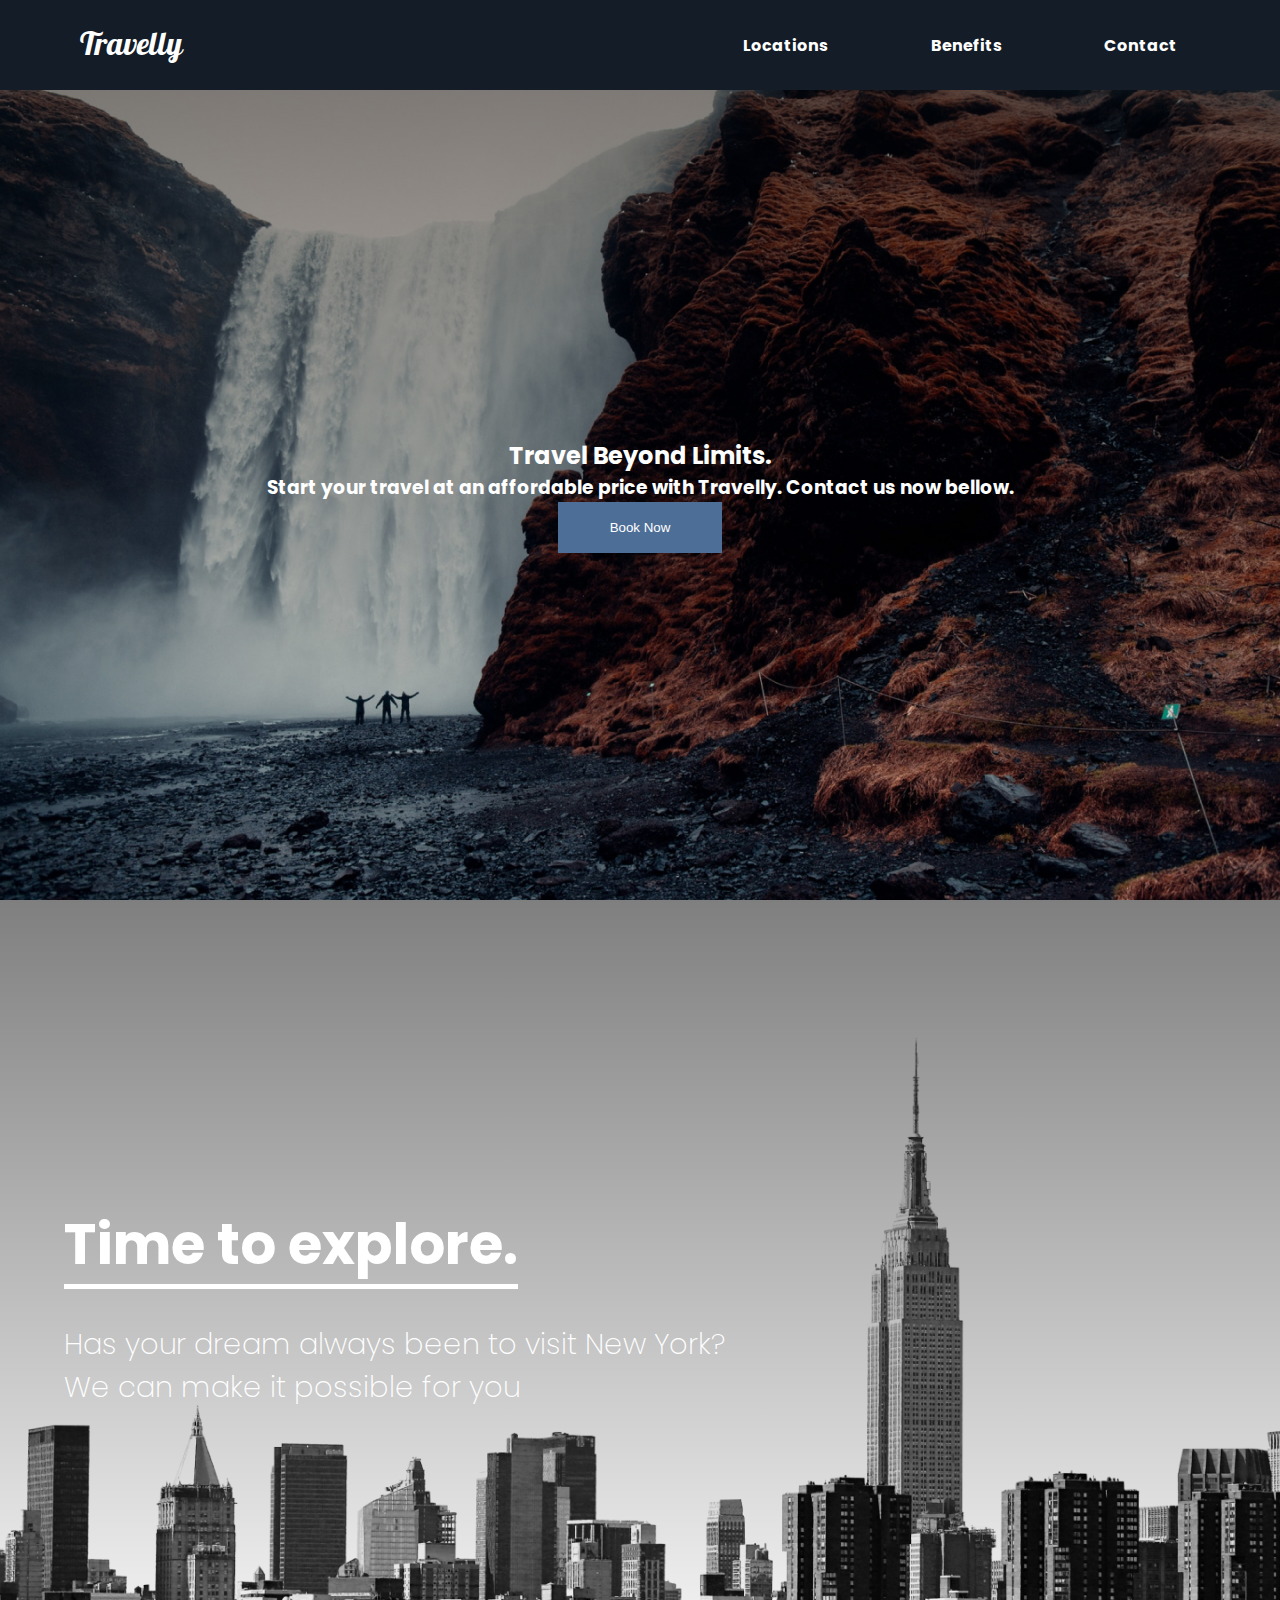
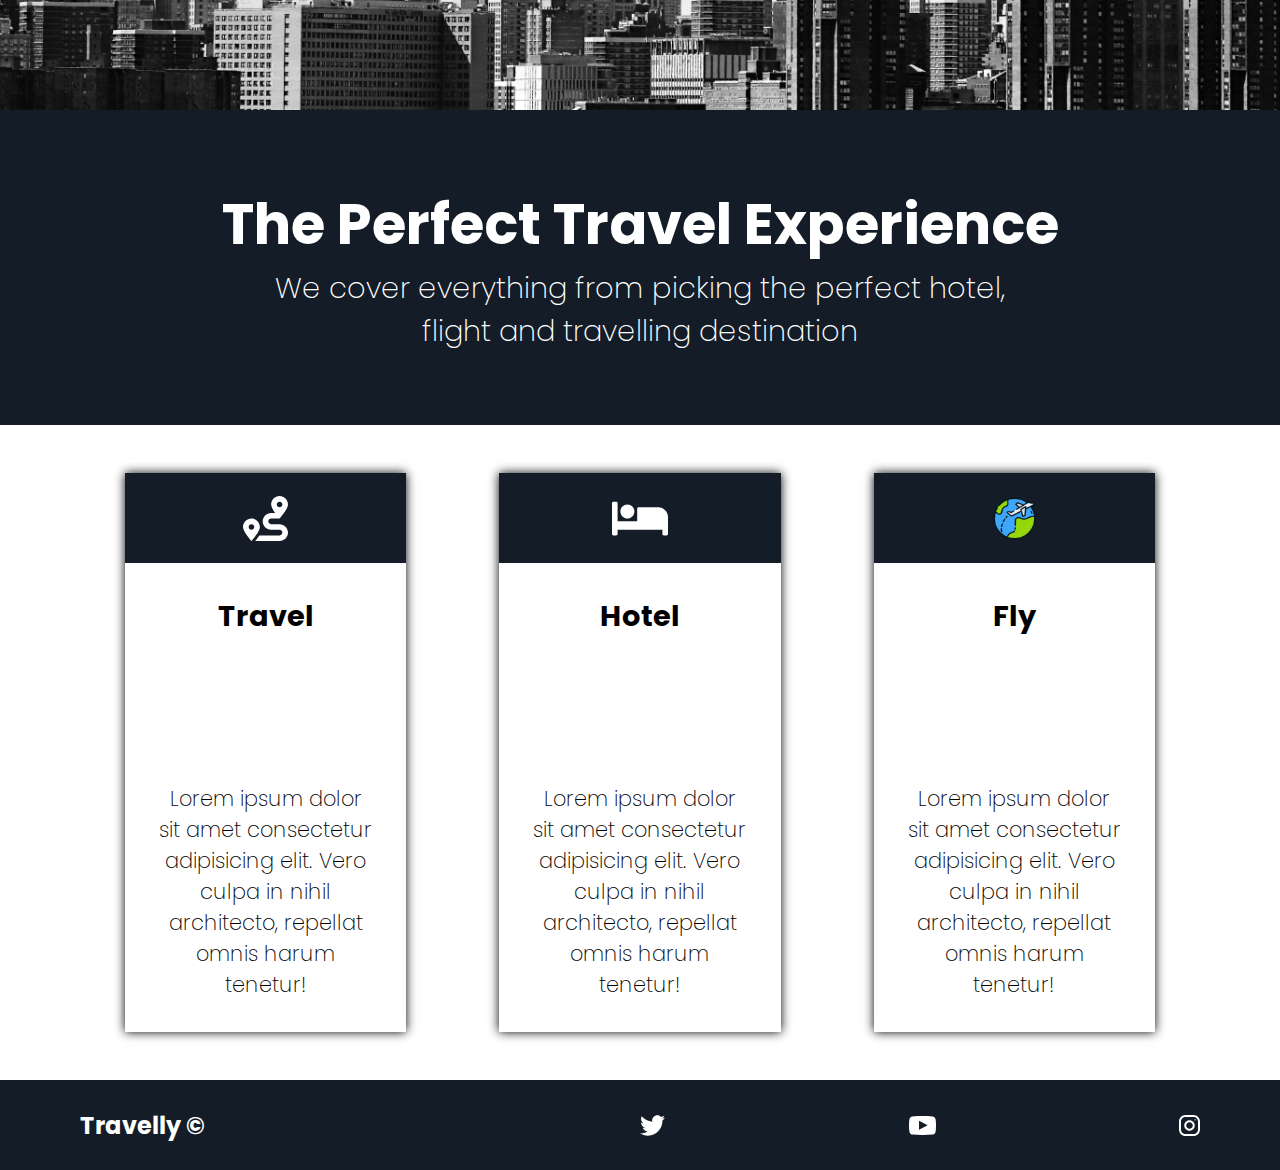
<file: eindopdracht/index.html>
<!DOCTYPE html>
<html lang="en">
  <head>
    <meta charset="UTF-8" />
    <meta http-equiv="X-UA-Compatible" content="IE=edge" />
    <meta name="viewport" content="width=device-width, initial-scale=1.0" />
    <title>Travelly</title>
    <link rel="stylesheet" href="style.css" />
    <link
      href="https://fonts.googleapis.com/css2?family=Pattaya&display=swap"
      rel="stylesheet"
    />
    <link
      href="https://fonts.googleapis.com/css2?family=Poppins&display=swap"
      rel="stylesheet"
    />
  </head>
  <body>
    <main>
      <header>
        <nav>
          <ul>
            <li class="travelly">
              <h1>Travelly</h1>
            </li>
            <div class="navitems">
              <li><a href="#">Locations</a></li>
              <li><a href="#">Benefits</a></li>
              <li><a href="#">Contact</a></li>
            </div>
          </ul>
        </nav>
      </header>
      <section class="sectiontravelbeyondlimit">
        <h2>Travel Beyond Limits.</h2>
        <h3>
          Start your travel at an affordable price with Travelly. Contact us now
          bellow.
        </h3>
        <button class="section-travel-beyond-limits-button">Book Now</button>
      </section>
      <section class="section-time-to-explore">
        <h2>Time to explore.</h2>
        <h3>
          Has your dream always been to visit New York?<br />We can make it
          possible for you
        </h3>
      </section>
      <section class="section-perfect-travel-experience">
        <h2>The Perfect Travel Experience</h2>
        <h3>
          We cover everything from picking the perfect hotel,<br />flight and
          travelling destination
        </h3>
      </section>
      <section class="section-cards">
        <div class="section-card-single">
          <div class="section-card-icon">
            <img src="img/route-solid.svg" alt="route" />
          </div>

          <div class="section-card-content">
            <h3>Travel</h3>
            <h4>
              Lorem ipsum dolor sit amet consectetur adipisicing elit. Vero
              culpa in nihil architecto, repellat omnis harum tenetur!
            </h4>
          </div>
        </div>

        <div class="section-card-single">
          <div class="section-card-icon">
            <img src="img/bed-solid.svg" alt="verblijf" />
          </div>

          <div class="section-card-content">
            <h3>Hotel</h3>
            <h4>
              Lorem ipsum dolor sit amet consectetur adipisicing elit. Vero
              culpa in nihil architecto, repellat omnis harum tenetur!
            </h4>
          </div>
        </div>
        <div class="section-card-single">
          <div class="section-card-icon">
            <img src="img/flight.png" alt="vluchten" />
          </div>

          <div class="section-card-content">
            <h3>Fly</h3>
            <h4>
              Lorem ipsum dolor sit amet consectetur adipisicing elit. Vero
              culpa in nihil architecto, repellat omnis harum tenetur!
            </h4>
          </div>
        </div>
      </section>
      <footer>
        <div class="footer-travelly-tag">
          <p>Travelly ©</p>
        </div>
        <div class="footer-social">
          <img src="img/twitter.svg" alt="twitter" />
          <img src="img/youtube.svg" alt="youtube" />
          <img src="img/instagram.svg" alt="instagram" />
        </div>
      </footer>
    </main>
  </body>
</html>
</file>
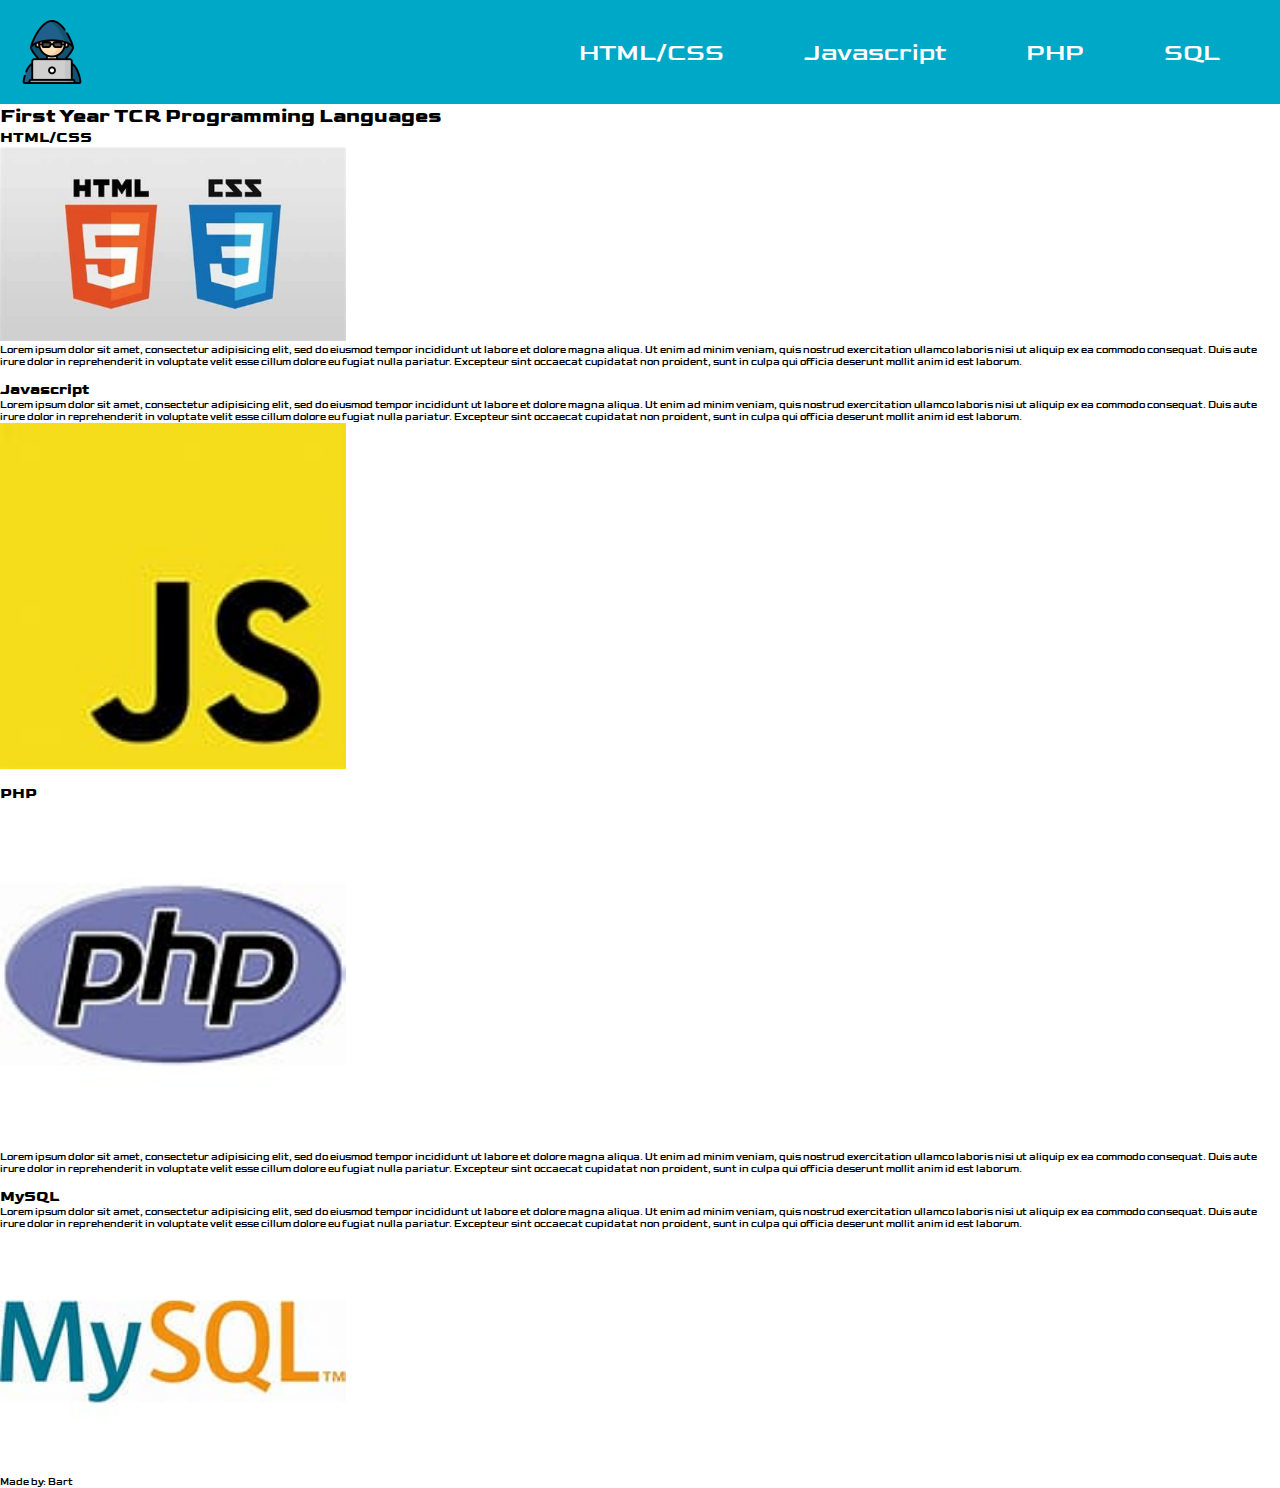
<file: first_year_tcr_exercise/index.html>
<!DOCTYPE html>
<html lang="en">
  <head>
    <meta charset="UTF-8" />
    <meta http-equiv="X-UA-Compatible" content="IE=edge" />
    <meta name="viewport" content="width=device-width, initial-scale=1.0" />
    <link rel="preconnect" href="https://fonts.googleapis.com" />
    <link rel="preconnect" href="https://fonts.gstatic.com" crossorigin />
    <link
      href="https://fonts.googleapis.com/css2?family=Goldman:wght@700&display=swap"
      rel="stylesheet"
    />
    <link rel="stylesheet" href="style.css" />
    <title>Opdracht 3</title>
  </head>
  <body>
    <header>
      <nav>
        <img src="./img/hacker.png" id="logo" />
        <ul>
          <li><a href="#">HTML/CSS</a></li>
          <li><a href="#">Javascript</a></li>
          <li><a href="#">PHP</a></li>
          <li><a href="#">SQL</a></li>
        </ul>
      </nav>
      <h1>First Year TCR Programming Languages</h1>
    </header>
    <main>
      <aritcle>
        <section>
          <h2>HTML/CSS</h2>
          <img src="./htlm_css_afbeelding (3).jfif" alt="htmlcss" width="27%" />
          <p>
            Lorem ipsum dolor sit amet, consectetur adipisicing elit, sed do
            eiusmod tempor incididunt ut labore et dolore magna aliqua. Ut enim
            ad minim veniam, quis nostrud exercitation ullamco laboris nisi ut
            aliquip ex ea commodo consequat. Duis aute irure dolor in
            reprehenderit in voluptate velit esse cillum dolore eu fugiat nulla
            pariatur. Excepteur sint occaecat cupidatat non proident, sunt in
            culpa qui officia deserunt mollit anim id est laborum.
          </p>
        </section>
        <br />
        <section>
          <h2>Javascript</h2>
          <p>
            Lorem ipsum dolor sit amet, consectetur adipisicing elit, sed do
            eiusmod tempor incididunt ut labore et dolore magna aliqua. Ut enim
            ad minim veniam, quis nostrud exercitation ullamco laboris nisi ut
            aliquip ex ea commodo consequat. Duis aute irure dolor in
            reprehenderit in voluptate velit esse cillum dolore eu fugiat nulla
            pariatur. Excepteur sint occaecat cupidatat non proident, sunt in
            culpa qui officia deserunt mollit anim id est laborum.
          </p>
          <img src="./javascript.jpg" alt="javascript" width="27%" />
        </section>
        <br />
        <section>
          <h2>PHP</h2>
          <img src="./php afbeelding.jpg" alt="php" width="27%" />
          <p>
            Lorem ipsum dolor sit amet, consectetur adipisicing elit, sed do
            eiusmod tempor incididunt ut labore et dolore magna aliqua. Ut enim
            ad minim veniam, quis nostrud exercitation ullamco laboris nisi ut
            aliquip ex ea commodo consequat. Duis aute irure dolor in
            reprehenderit in voluptate velit esse cillum dolore eu fugiat nulla
            pariatur. Excepteur sint occaecat cupidatat non proident, sunt in
            culpa qui officia deserunt mollit anim id est laborum.
          </p>
        </section>
        <br />
        <section>
          <h2>MySQL</h2>
          <p>
            Lorem ipsum dolor sit amet, consectetur adipisicing elit, sed do
            eiusmod tempor incididunt ut labore et dolore magna aliqua. Ut enim
            ad minim veniam, quis nostrud exercitation ullamco laboris nisi ut
            aliquip ex ea commodo consequat. Duis aute irure dolor in
            reprehenderit in voluptate velit esse cillum dolore eu fugiat nulla
            pariatur. Excepteur sint occaecat cupidatat non proident, sunt in
            culpa qui officia deserunt mollit anim id est laborum.
          </p>
          <img src="./mysql afbeelding.jpg" alt="mysql" width="27%" />
        </section>
      </aritcle>
    </main>
    <footer>
      <p>Made by: Bart</p>
    </footer>
  </body>
</html>
</file>
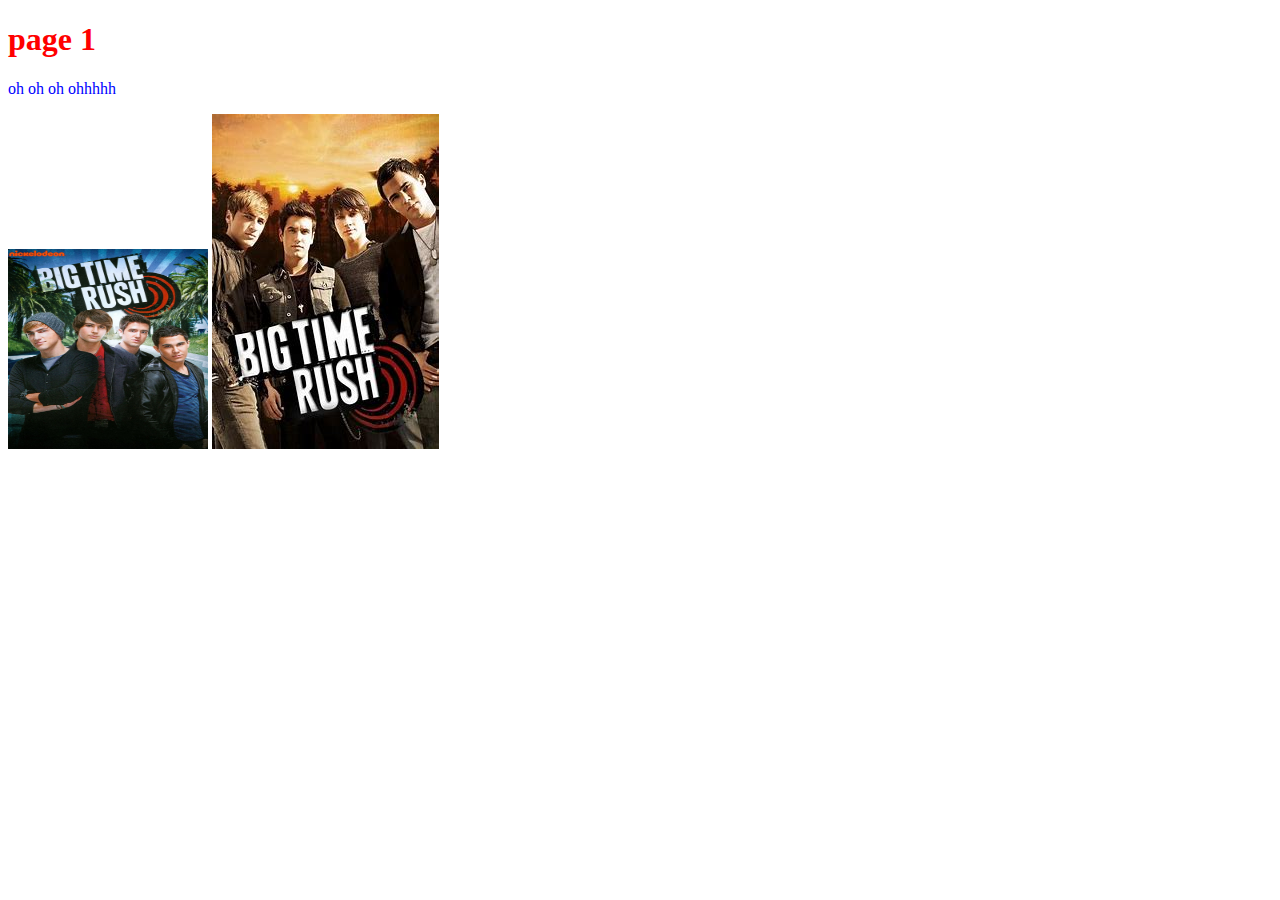
<file: opdracht_2.1/index.html>
<!DOCTYPE html>
<html lang="en">
<head>
    <meta charset="UTF-8">
    <meta http-equiv="X-UA-Compatible" content="IE=edge">
    <meta name="viewport" content="width=device-width, initial-scale=1.0">
    <title>opdracht2 class="1"</title>
    <link rel="stylesheet" href="style.css">
    
    
</head>
<body>
    <h1>page 1</h1>
    <p>oh oh oh ohhhhh</p>
    <img src="./btr 1.jpg" alt="" width="200px" height="200px">
   
    <a href="https://www.bigtimerushofficial.com/forevertour" target="_blank"> <img src="./btr 2.jpg" alt="big time rush"></a>
    
</body>
</html><!DOCTYPE html>
<html lang="en">
  <head>
    <meta charset="UTF-8" />
    <meta http-equiv="X-UA-Compatible" content="IE=edge" />
    <meta name="viewport" content="width=device-width, initial-scale=1.0" />
    <link rel="preconnect" href="https://fonts.googleapis.com/" />
    <link rel="preconnect" href="https://fonts.gstatic.com/" crossorigin />
    <link
      href="https://fonts.googleapis.com/css2?family=Goldman:wght@700&display=swap"
      rel="stylesheet"
    />
    <link rel="stylesheet" href="style.css" />
    <title>Opdracht 3</title>
</file>
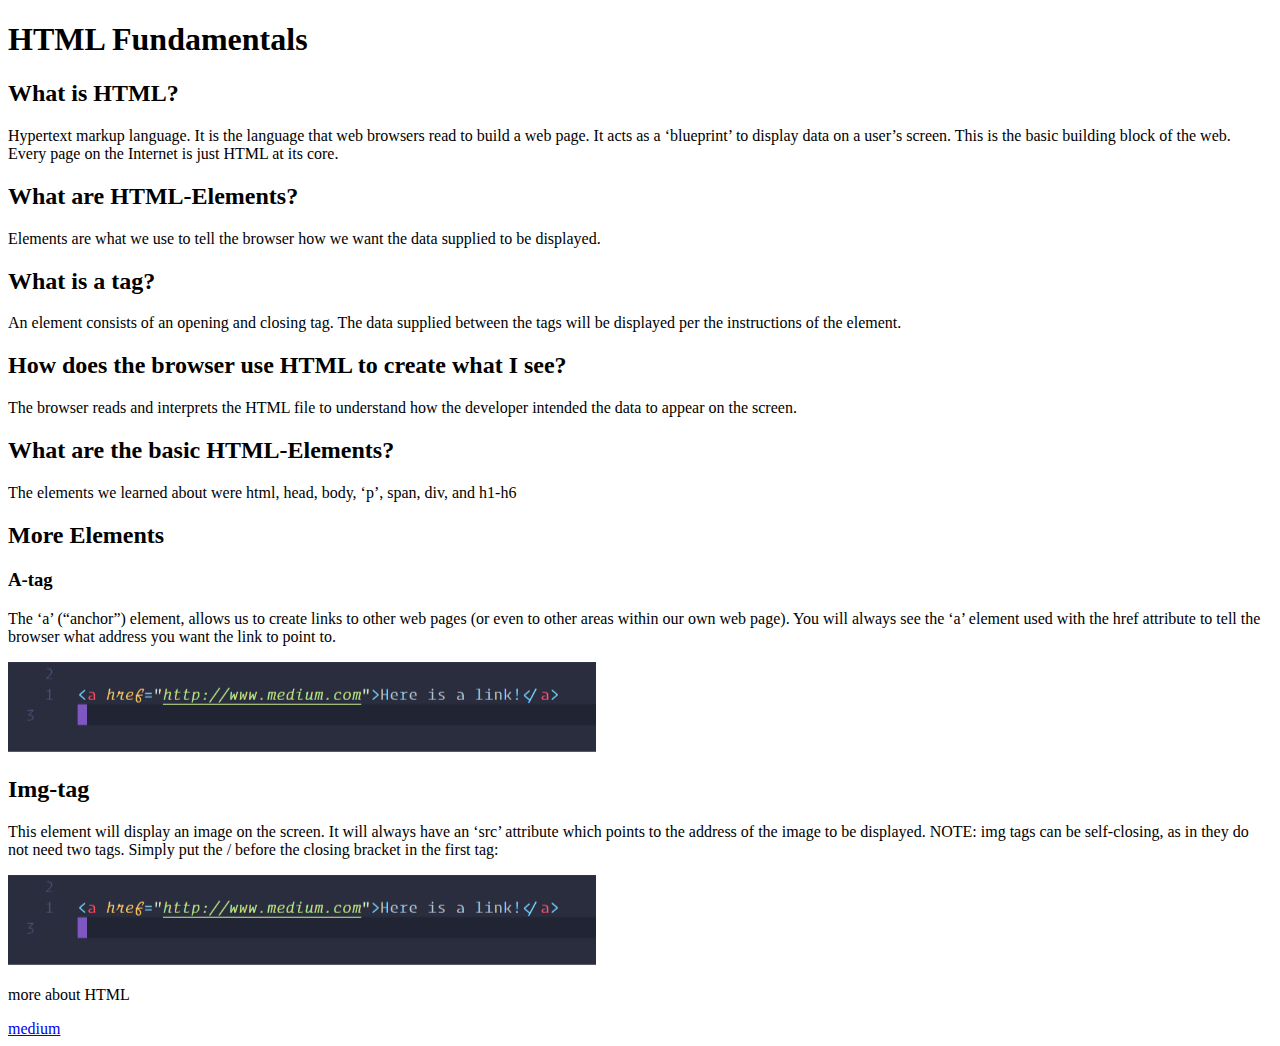
<file: opdracht_2.2/index.html>
<!DOCTYPE html>
<html lang="en">
  <head>
    <meta charset="UTF-8" />
    <meta http-equiv="X-UA-Compatible" content="IE=edge" />
    <meta name="viewport" content="width=device-width, initial-scale=1.0" />
    <title>opdracht2.2</title>
  </head>
  <body>
    <h1>HTML Fundamentals</h1>
    <h2>What is HTML?</h2>
    <p>
      Hypertext markup language. It is the language that web browsers read to
      build a web page. It acts as a ‘blueprint’ to display data on a user’s
      screen. This is the basic building block of the web. Every page on the
      Internet is just HTML at its core.
    </p>
    <h2>What are HTML-Elements?</h2>
    <p>
      Elements are what we use to tell the browser how we want the data supplied
      to be displayed.
    </p>
    <h2>What is a tag?</h2>
    <p>
      An element consists of an opening and closing tag. The data supplied
      between the tags will be displayed per the instructions of the element.
    </p>
    <h2>How does the browser use HTML to create what I see?</h2>
    <p>
      The browser reads and interprets the HTML file to understand how the
      developer intended the data to appear on the screen.
    </p>
    <h2>What are the basic HTML-Elements?</h2>
    <p>
      The elements we learned about were html, head, body, ‘p’, span, div, and
      h1-h6
    </p>
    <h2>More Elements</h2>
    <h3>A-tag</h3>
    <p>
      The ‘a’ (“anchor”) element, allows us to create links to other web pages
      (or even to other areas within our own web page). You will always see the
      ‘a’ element used with the href attribute to tell the browser what address
      you want the link to point to.
    </p>
    <img src="./foto 1 opdracht 2.2.png">
    <h2>Img-tag</h2>
    <p>This element will display an image on the screen. It will always have an ‘src’ attribute which 
        points to the address of the image to be displayed. NOTE: img tags can be self-closing, as in 
        they do not need two tags. Simply put the / before the closing bracket in the first tag:</p>
        <img src="./foto 1 opdracht 2.2.png">
        <p>more about HTML</p>
        <a href="https://medium.com/@iampika/html-and-css-fundamentals-6b8f7d90911b">medium</a>

  </body>
</html>
</file>
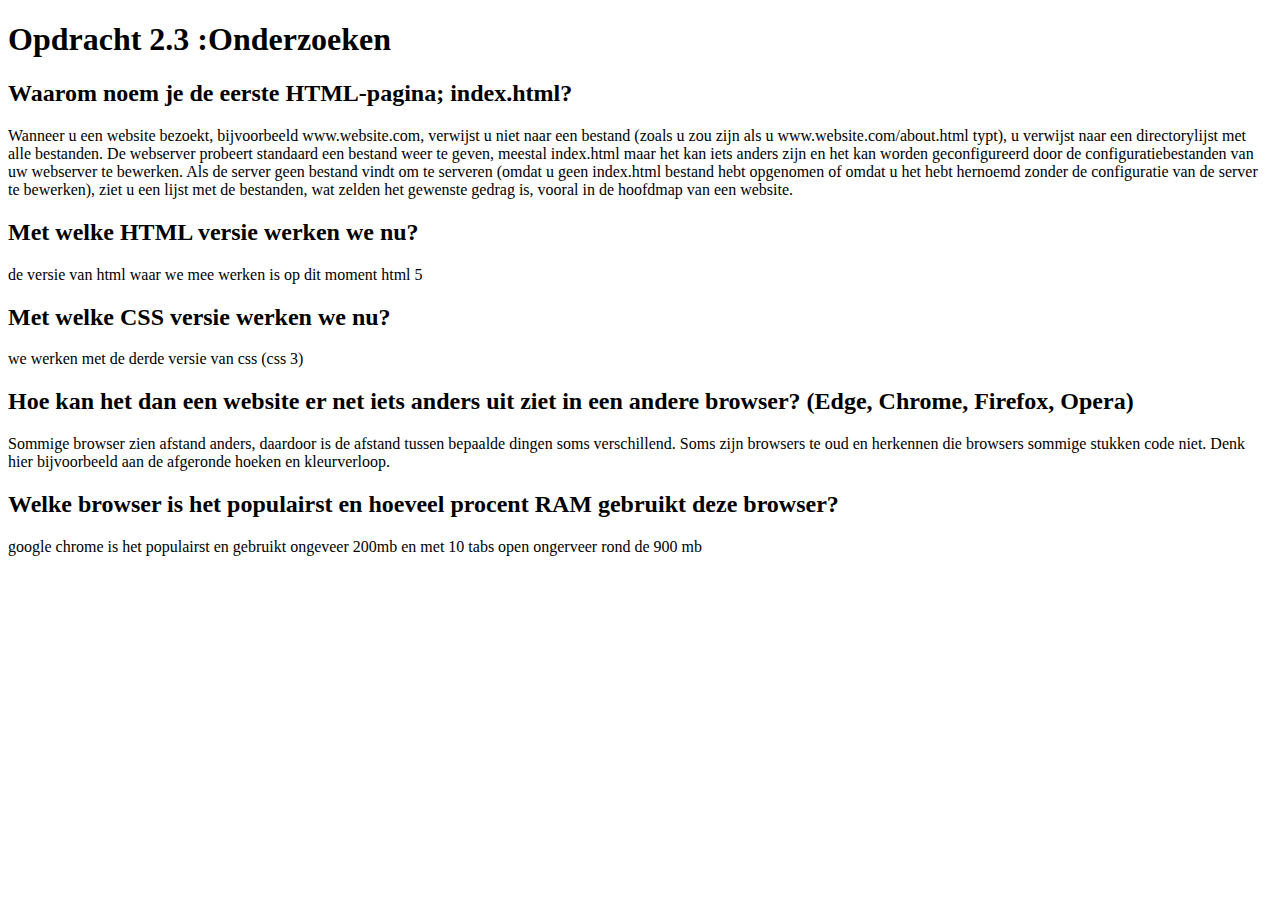
<file: opdracht_2.3/index.html>
<!DOCTYPE html>
<html lang="en">
<head>
    <meta charset="UTF-8">
    <meta http-equiv="X-UA-Compatible" content="IE=edge">
    <meta name="viewport" content="width=device-width, initial-scale=1.0">
    <title>opdracht_2.3</title>
</head>
<body>
    <h1>Opdracht 2.3 :Onderzoeken</h1>
    <h2>Waarom noem je de eerste HTML-pagina; index.html?</h2>
    <p>Wanneer u een website bezoekt, bijvoorbeeld www.website.com, verwijst u niet naar een bestand (zoals u zou zijn als u www.website.com/about.html typt), u verwijst naar een directorylijst met alle bestanden.

        De webserver probeert standaard een bestand weer te geven, meestal index.html maar het kan iets anders zijn en het kan worden geconfigureerd door de configuratiebestanden van uw webserver te bewerken.
        
        Als de server geen bestand vindt om te serveren (omdat u geen index.html bestand hebt opgenomen of omdat u het hebt hernoemd zonder de configuratie van de server te bewerken), ziet u een lijst met de bestanden, wat zelden het gewenste gedrag is, vooral in de hoofdmap van een website.</p>
        <h2>Met welke HTML versie werken we nu?</h2>
        <p>de versie van html waar we mee werken is op dit moment html 5</p>
        <h2>Met welke CSS versie werken we nu?</h2>
        <p>we werken met de derde versie van css (css 3)</p>
        <h2>Hoe kan het dan een website er net iets anders uit ziet in een andere browser? (Edge, Chrome, Firefox, Opera)</h2>
        <p>Sommige browser zien afstand anders, daardoor is de afstand tussen
            bepaalde dingen soms verschillend. Soms zijn browsers te oud en herkennen
            die browsers sommige stukken code niet. Denk hier bijvoorbeeld aan de
            afgeronde hoeken en kleurverloop.</p>
            <h2>Welke browser is het populairst en hoeveel procent RAM gebruikt deze browser?</h2>
            <p>google chrome is het populairst en gebruikt ongeveer 200mb en met 10 tabs open ongerveer rond de 900 mb </p>
            
    
</body>
</html>
</file>
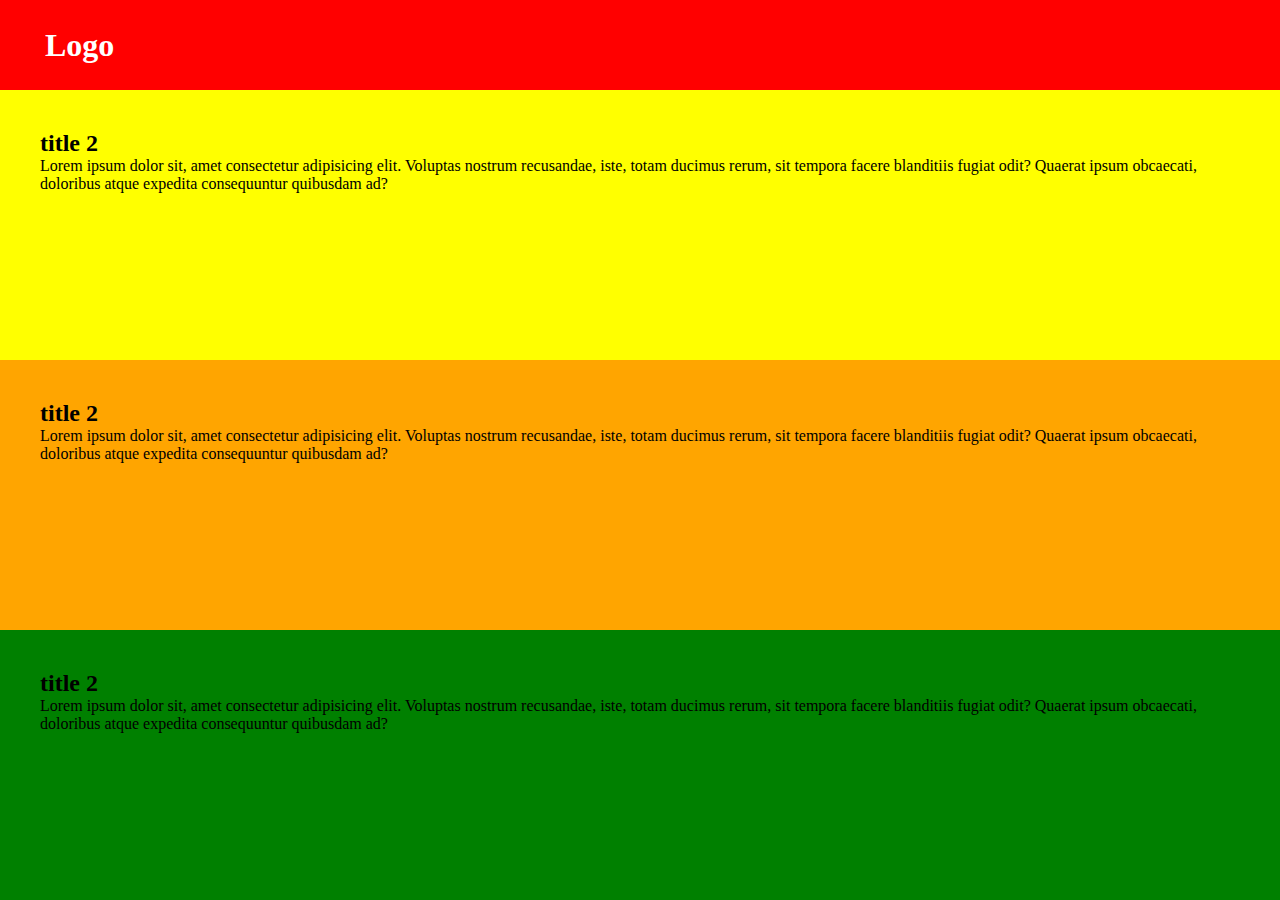
<file: opdracht_7.1/index.html>
<!DOCTYPE html>
<html lang="en">
  <head>
    <meta charset="UTF-8" />
    <meta http-equiv="X-UA-Compatible" content="IE=edge" />
    <meta name="viewport" content="width=device-width, initial-scale=1.0" />
    <link rel="stylesheet" href="style.css" />
    <title>Document</title>
  </head>
  <body>
    <nav class="rood">
      <h1>Logo</h1>
      <input type="checkbox">
    </nav>
    <section class="geel">
      <div class="text">
        <h2>title 2</h2>
        <p>
          Lorem ipsum dolor sit, amet consectetur adipisicing elit. Voluptas
          nostrum recusandae, iste, totam ducimus rerum, sit tempora facere
          blanditiis fugiat odit? Quaerat ipsum obcaecati, doloribus atque
          expedita consequuntur quibusdam ad?
        </p>
      </div>
    </section>

    <section class="oranje">
      <div class="text">
        <h2>title 2</h2>
        <p>
          Lorem ipsum dolor sit, amet consectetur adipisicing elit. Voluptas
          nostrum recusandae, iste, totam ducimus rerum, sit tempora facere
          blanditiis fugiat odit? Quaerat ipsum obcaecati, doloribus atque
          expedita consequuntur quibusdam ad?
        </p>
      </div>
    </section>

    <section class="groen">
      <div class="text">
        <h2>title 2</h2>
        <p>
          Lorem ipsum dolor sit, amet consectetur adipisicing elit. Voluptas
          nostrum recusandae, iste, totam ducimus rerum, sit tempora facere
          blanditiis fugiat odit? Quaerat ipsum obcaecati, doloribus atque
          expedita consequuntur quibusdam ad?
        </p>
      </div>
    </section>
  </body>
</html>
</file>
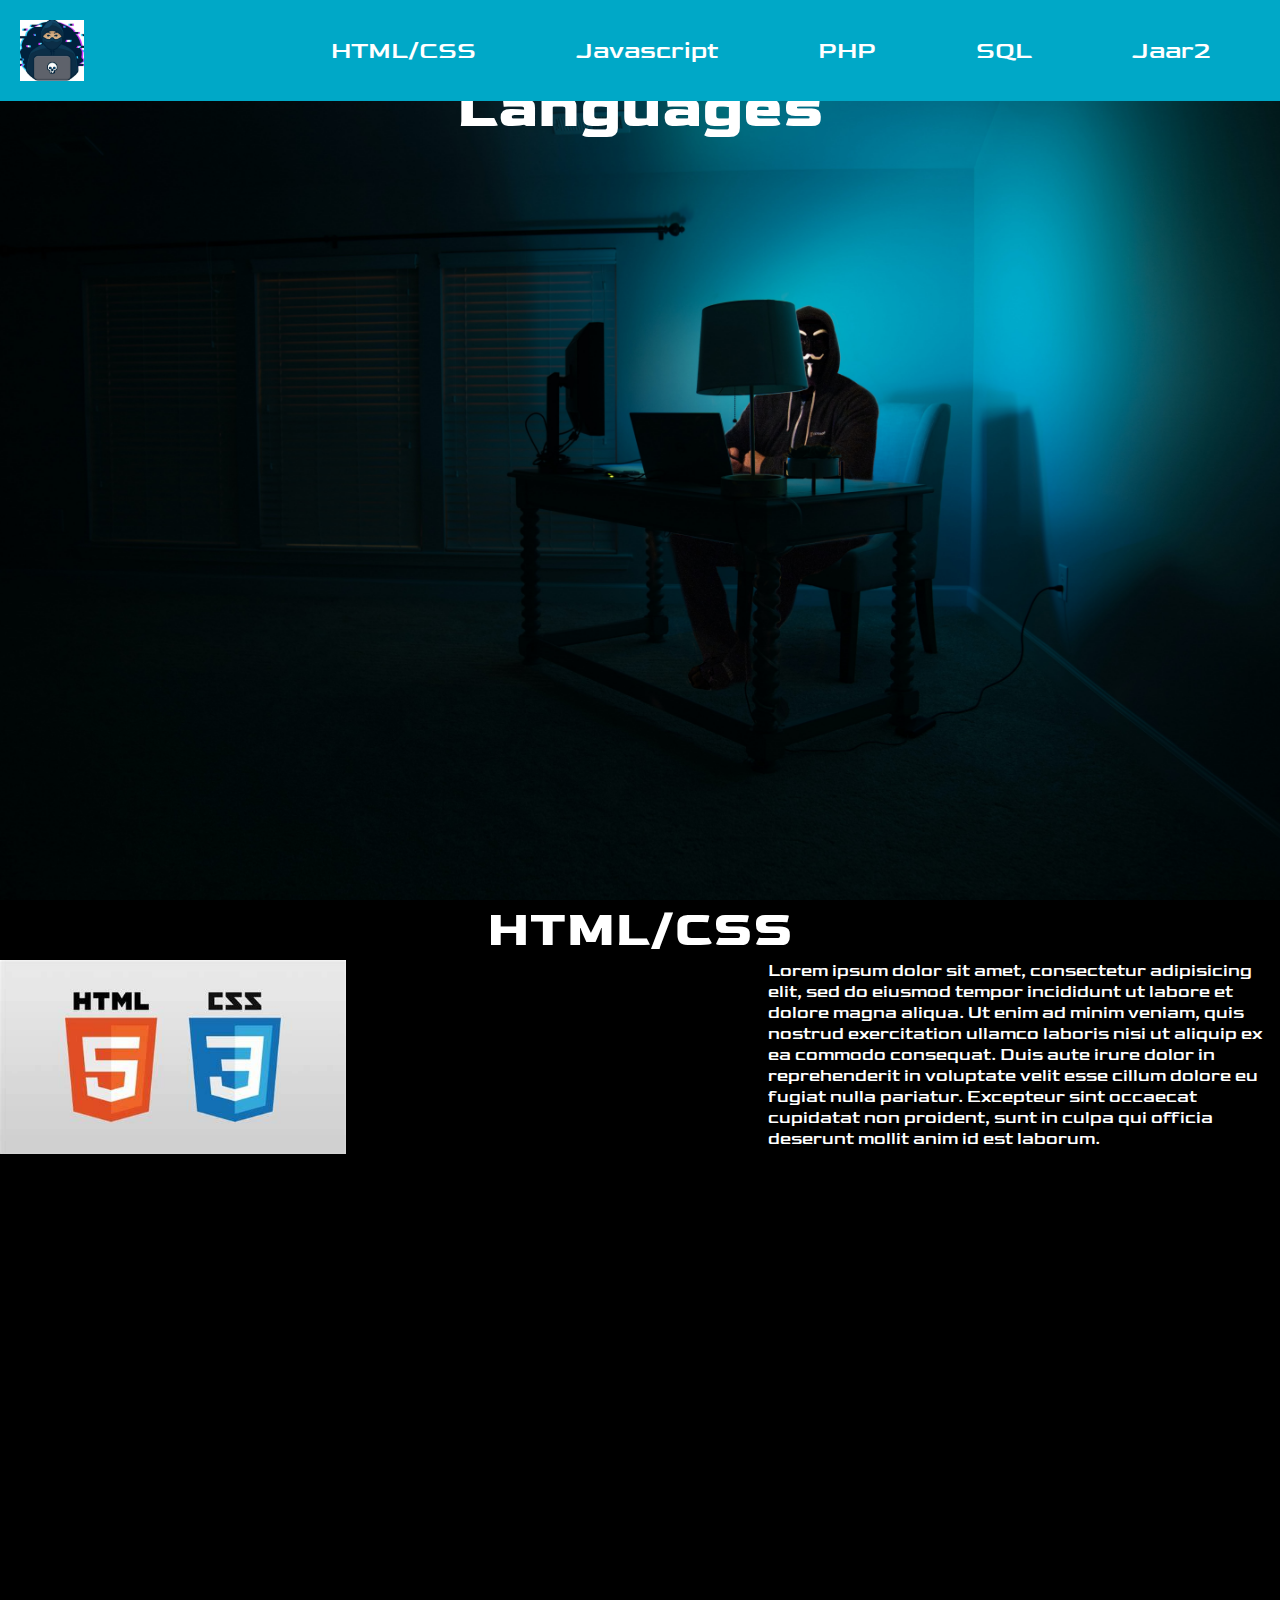
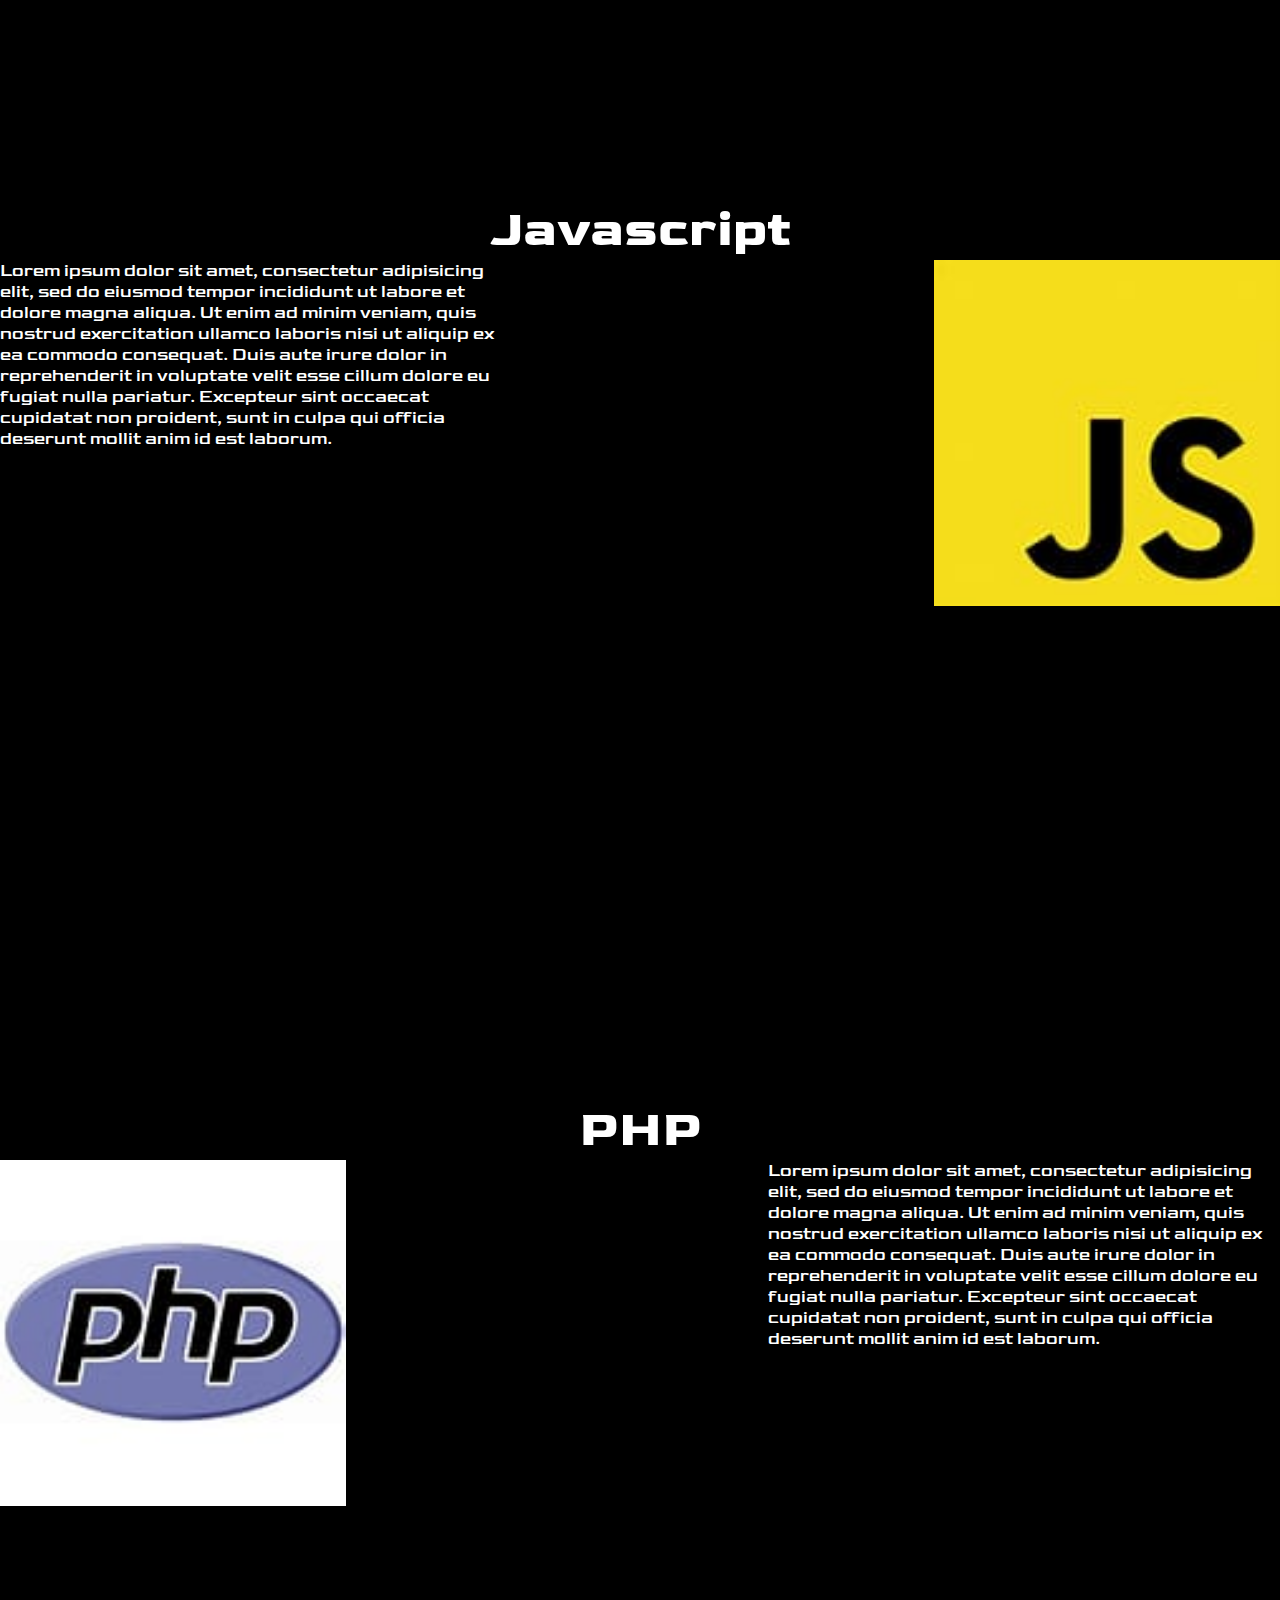
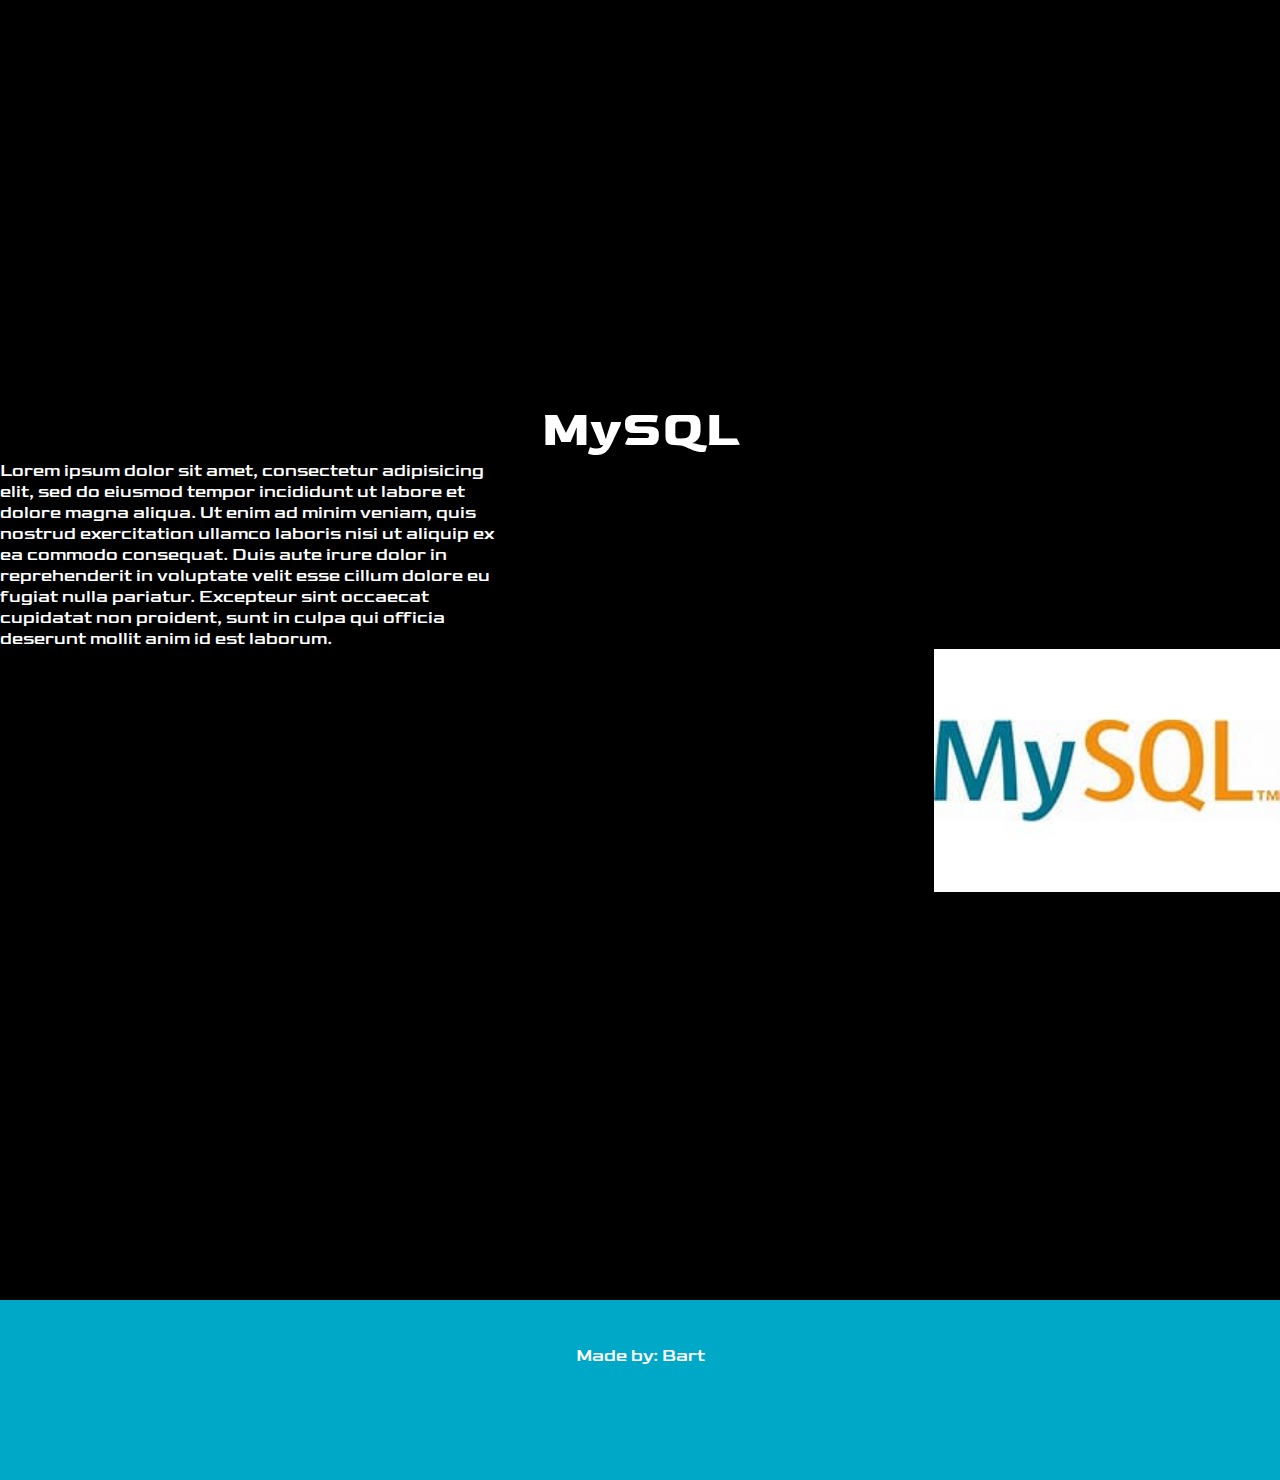
<file: first_year_tcr_exercise/opdracht_3.1/index.html>
<!DOCTYPE html>
<html lang="en">
  <head>
    <meta charset="UTF-8" />
    <meta http-equiv="X-UA-Compatible" content="IE=edge" />
    <meta name="viewport" content="width=device-width, initial-scale=1.0" />
    <link rel="preconnect" href="https://fonts.googleapis.com" />
    <link rel="preconnect" href="https://fonts.gstatic.com" crossorigin />
    <link
      href="https://fonts.googleapis.com/css2?family=Goldman:wght@700&display=swap"
      rel="stylesheet"
    />
    <link rel="stylesheet" href="style.css" />
    <title>Opdracht 3</title>
  </head>
  <body>
    <nav>
      <img src="./hacker .png" id="logo" />
      <ul>
        <li><a href="#">HTML/CSS</a></li>
        <li><a href="#">Javascript</a></li>
        <li><a href="#">PHP</a></li>
        <li><a href="#">SQL</a></li>
        <li class="dropdown">
          <a href=" " class="dropbtn">Jaar2</a>
          <div class="dropdown-content"></a>
          <a href="">OOP</a>
          <a href="">laraval</a>
          <a href="">testen</a>
          </div> 
        </li>
      </ul>
    </nav>
    <header>
      <h1>First Year TCR Programming Languages</h1>
    </header>
    <main>
      <section>
        <h2>HTML/CSS</h2>
        <img
          src="./htlm_css_afbeelding (3).jfif"
          class="html-afbeeling"
          alt="htmlcss"
          width="27%"
        />
        <p class="text-html paragraaf">
          Lorem ipsum dolor sit amet, consectetur adipisicing elit, sed do
          eiusmod tempor incididunt ut labore et dolore magna aliqua. Ut enim ad
          minim veniam, quis nostrud exercitation ullamco laboris nisi ut
          aliquip ex ea commodo consequat. Duis aute irure dolor in
          reprehenderit in voluptate velit esse cillum dolore eu fugiat nulla
          pariatur. Excepteur sint occaecat cupidatat non proident, sunt in
          culpa qui officia deserunt mollit anim id est laborum.
        </p>
      </section>

      <section>
        <h2>Javascript</h2>
        <p class="text-javascript paragraaf">
          Lorem ipsum dolor sit amet, consectetur adipisicing elit, sed do
          eiusmod tempor incididunt ut labore et dolore magna aliqua. Ut enim ad
          minim veniam, quis nostrud exercitation ullamco laboris nisi ut
          aliquip ex ea commodo consequat. Duis aute irure dolor in
          reprehenderit in voluptate velit esse cillum dolore eu fugiat nulla
          pariatur. Excepteur sint occaecat cupidatat non proident, sunt in
          culpa qui officia deserunt mollit anim id est laborum.
        </p>
        <img
          src="./javascript.jpg"
          alt="javascript"
          class="bart-heeft-geen-muziek-smaak"
          width="27%"
        />
      </section>

      <section>
        <h2>PHP</h2>
        <img
          src="./php afbeelding.jpg"
          alt="php"
          class="bart-heeft-wel-muziek-smaak"
          width="27%"
        />
        <p class="text-php paragraaf">
          Lorem ipsum dolor sit amet, consectetur adipisicing elit, sed do
          eiusmod tempor incididunt ut labore et dolore magna aliqua. Ut enim ad
          minim veniam, quis nostrud exercitation ullamco laboris nisi ut
          aliquip ex ea commodo consequat. Duis aute irure dolor in
          reprehenderit in voluptate velit esse cillum dolore eu fugiat nulla
          pariatur. Excepteur sint occaecat cupidatat non proident, sunt in
          culpa qui officia deserunt mollit anim id est laborum.
        </p>
      </section>

      <section>
        <h2>MySQL</h2>
        <p class="mysql-text paragraaf">
          Lorem ipsum dolor sit amet, consectetur adipisicing elit, sed do
          eiusmod tempor incididunt ut labore et dolore magna aliqua. Ut enim ad
          minim veniam, quis nostrud exercitation ullamco laboris nisi ut
          aliquip ex ea commodo consequat. Duis aute irure dolor in
          reprehenderit in voluptate velit esse cillum dolore eu fugiat nulla
          pariatur. Excepteur sint occaecat cupidatat non proident, sunt in
          culpa qui officia deserunt mollit anim id est laborum.
        </p>
        <img
          src="./mysql afbeelding.jpg"
          alt="mysql"
          class="mysql-afbeelding"
          width="27%"
        />
      </section>
    </main>
    <footer>
      <p>Made by: Bart</p>
    </footer>
  </body>
</html>
</file>
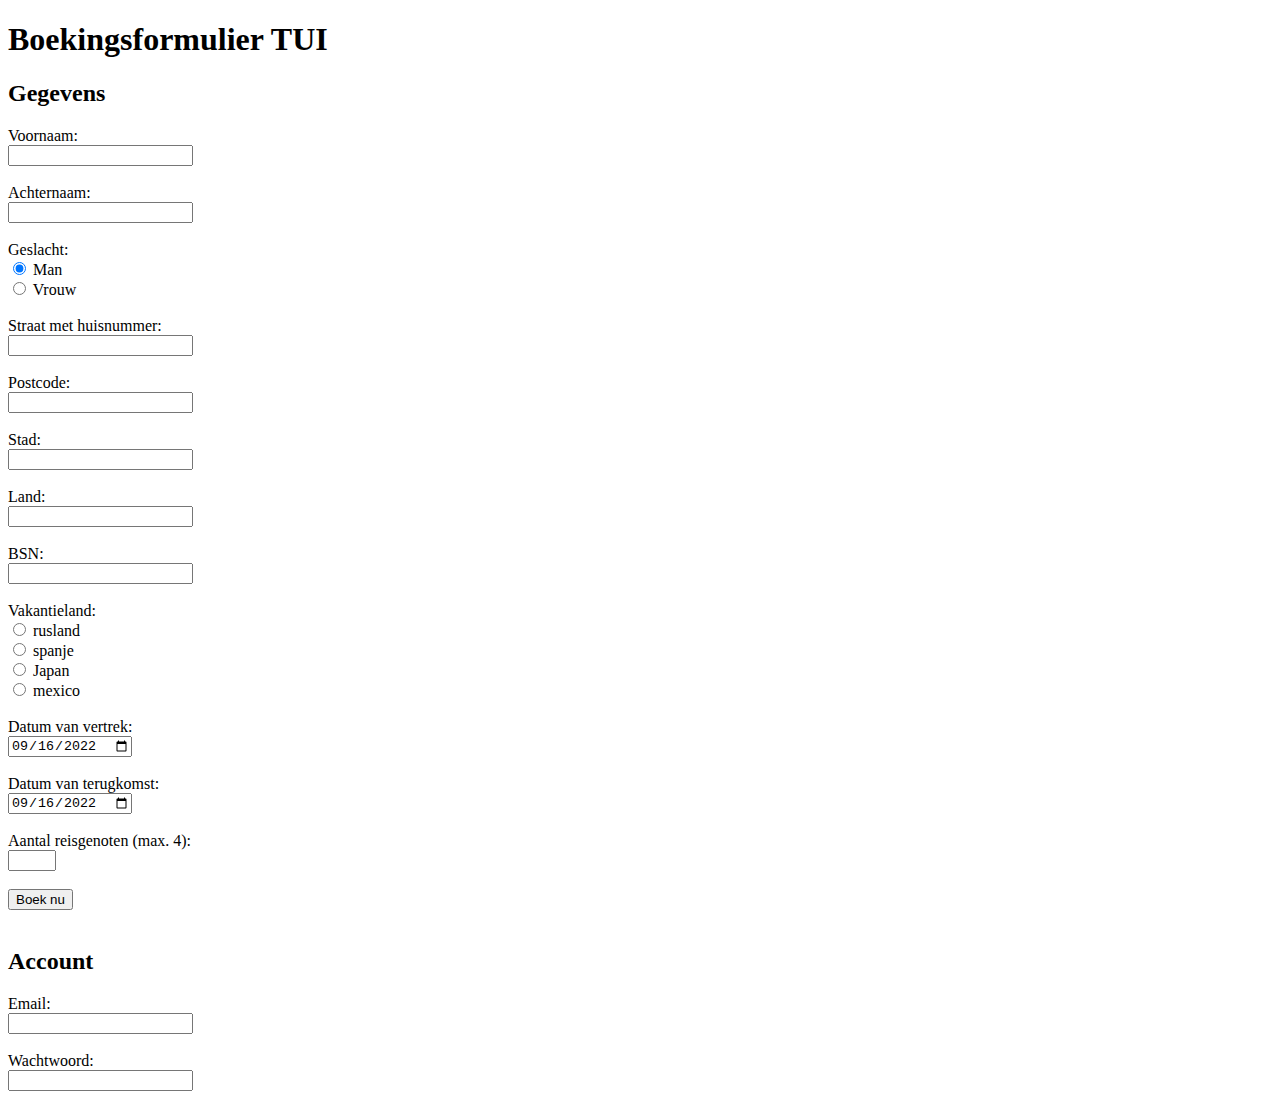
<file: first_year_tcr_exercise/opdracht_3.2/index.html>
<!DOCTYPE html>
<html lang="en">
  <head>
    <meta charset="UTF-8" />
    <meta http-equiv="X-UA-Compatible" content="IE=edge" />
    <meta name="viewport" content="width=device-width, initial-scale=1.0" />
    <title>Opdracht 3.1</title>
  </head>
  <body>
    <h1>Boekingsformulier TUI</h1>
    <h2>Gegevens</h2>
    <form>
      <label for="fname">Voornaam:</label><br />
      <input
        type="text"
        pattern="[A-Za-z]+"
        id="fname"
        name="fname"
      /><br /><br />
      <label for="lname">Achternaam:</label><br />
      <input
        type="text"
        pattern="[A-Za-z]+"
        id="lname"
        name="lname"
      /><br /><br />
      <label for="gender">Geslacht:</label><br />
      <input
        type="radio"
        id="gender"
        name="gender"
        value="male"
        checked="checked"
      />
      <label for="male">Man</label><br />
      <input type="radio" id="gender" name="gender" value="female" />
      <label for="female">Vrouw</label><br /><br />
      <label for="fname">Straat met huisnummer:</label><br />
      <input type="text" id="adres" name="adres" /><br /><br />
      <label for="fname">Postcode:</label><br />
      <input type="text" id="postalcode" name="postalcode" /><br /><br />
      <label for="fname">Stad:</label><br />
      <input type="text" id="city" name="city" /><br /><br />
      <label for="fname">Land:</label><br />
      <input type="text" id="country" name="country" /><br /><br />
      <label for="fname">BSN:</label><br />
      <input type="text" id="bsn" name="bsn" maxlength="9" /><br /><br />
      <label for="holidycountry">Vakantieland:</label><br />
      <input type="radio" id="france" name="country" value="france" />
      <label for="male">rusland</label><br />
      <input type="radio" id="belgium" name="country" value="belgium" />
      <label for="male">spanje</label><br />
      <input type="radio" id="japan" name="country" value="japan" />
      <label for="male">Japan</label><br />
      <input type="radio" id="usa" name="country" value="usa" />
      <label for="male">mexico</label><br /><br />
      <label for="leavedate">Datum van vertrek:</label><br />
      <input
        type="date"
        id="start"
        name="trip-start"
        value="2022-09-16"
        min="2022-09-16"
      /><br /><br />
      <label for="leavedate">Datum van terugkomst:</label><br />
      <input
        type="date"
        id="start"
        name="trip-start"
        value="2022-09-16"
        min="2022-09-16"
      /><br /><br />
      <label for="amountpeople">Aantal reisgenoten (max. 4):</label><br />
      <input
        type="number"
        id="quantity"
        name="quantity"
        min="1"
        max="4"
      /><br /><br />
      <input type="submit" value="Boek nu" /><br /><br />
    </form>

    <h2>Account</h2>
    <form>
      <label for="email">Email:</label><br />
      <input type="text" id="email" name="email" /><br /><br />
      <label for="password">Wachtwoord:</label><br />
      <input type="password   " id="password" name="" password />
    </form>
  </body>
</html>
</file>
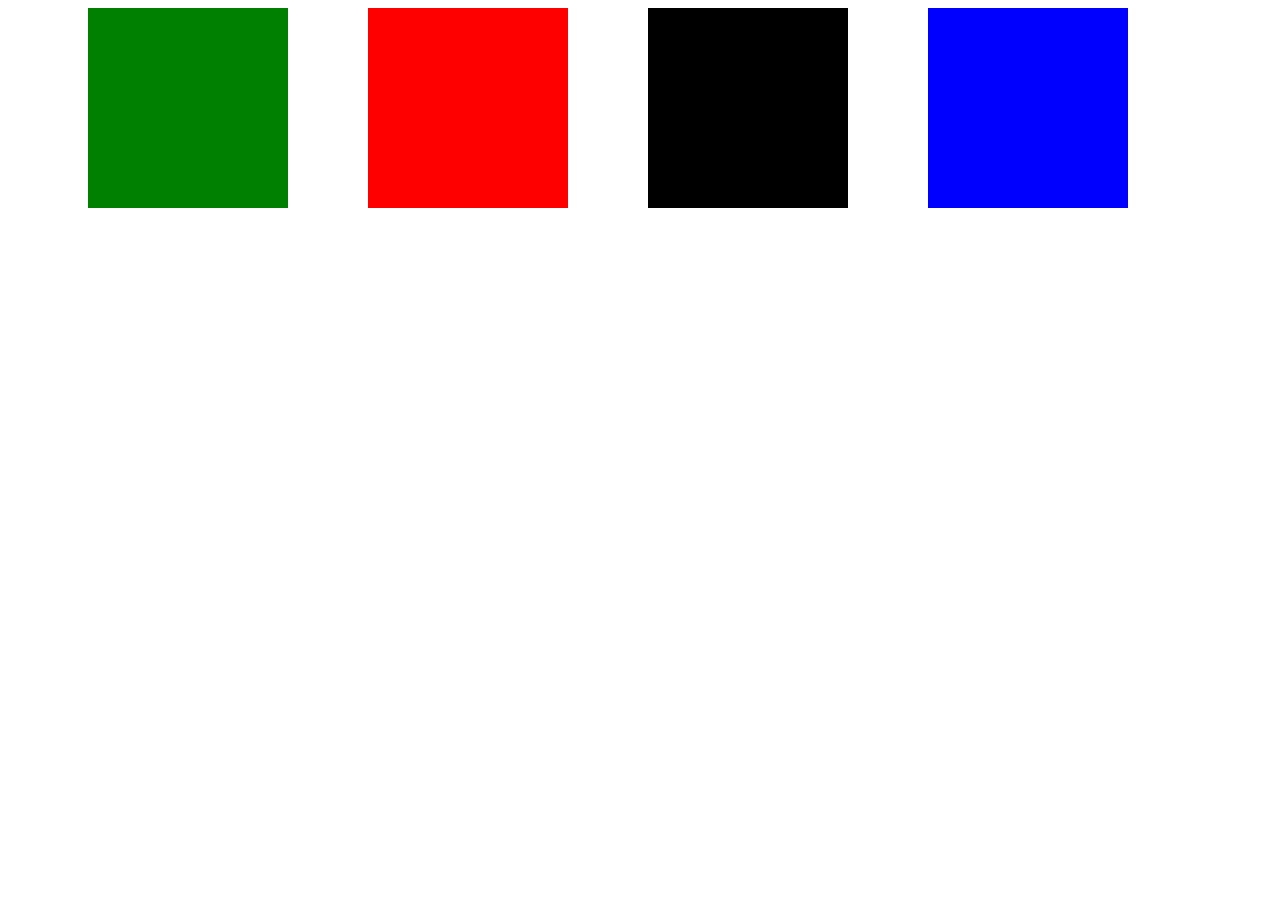
<file: first_year_tcr_exercise/opdracht_3.1/opdracht_6.2/index.html>
<!DOCTYPE html>
<html lang="en">
<head>
    <meta charset="UTF-8">
    <meta http-equiv="X-UA-Compatible" content="IE=edge">
    <meta name="viewport" content="width=device-width, initial-scale=1.0">
    <title>Document</title>
<link rel="stylesheet" href="style.css">
</head>
<body>
    <section class="flex-container">
        <div class="item1"></div>
        <div class="item2"></div>
        <div class="item3"></div>
        <div class="item4"></div>
    </section>
    
</body>
</html>
</file>
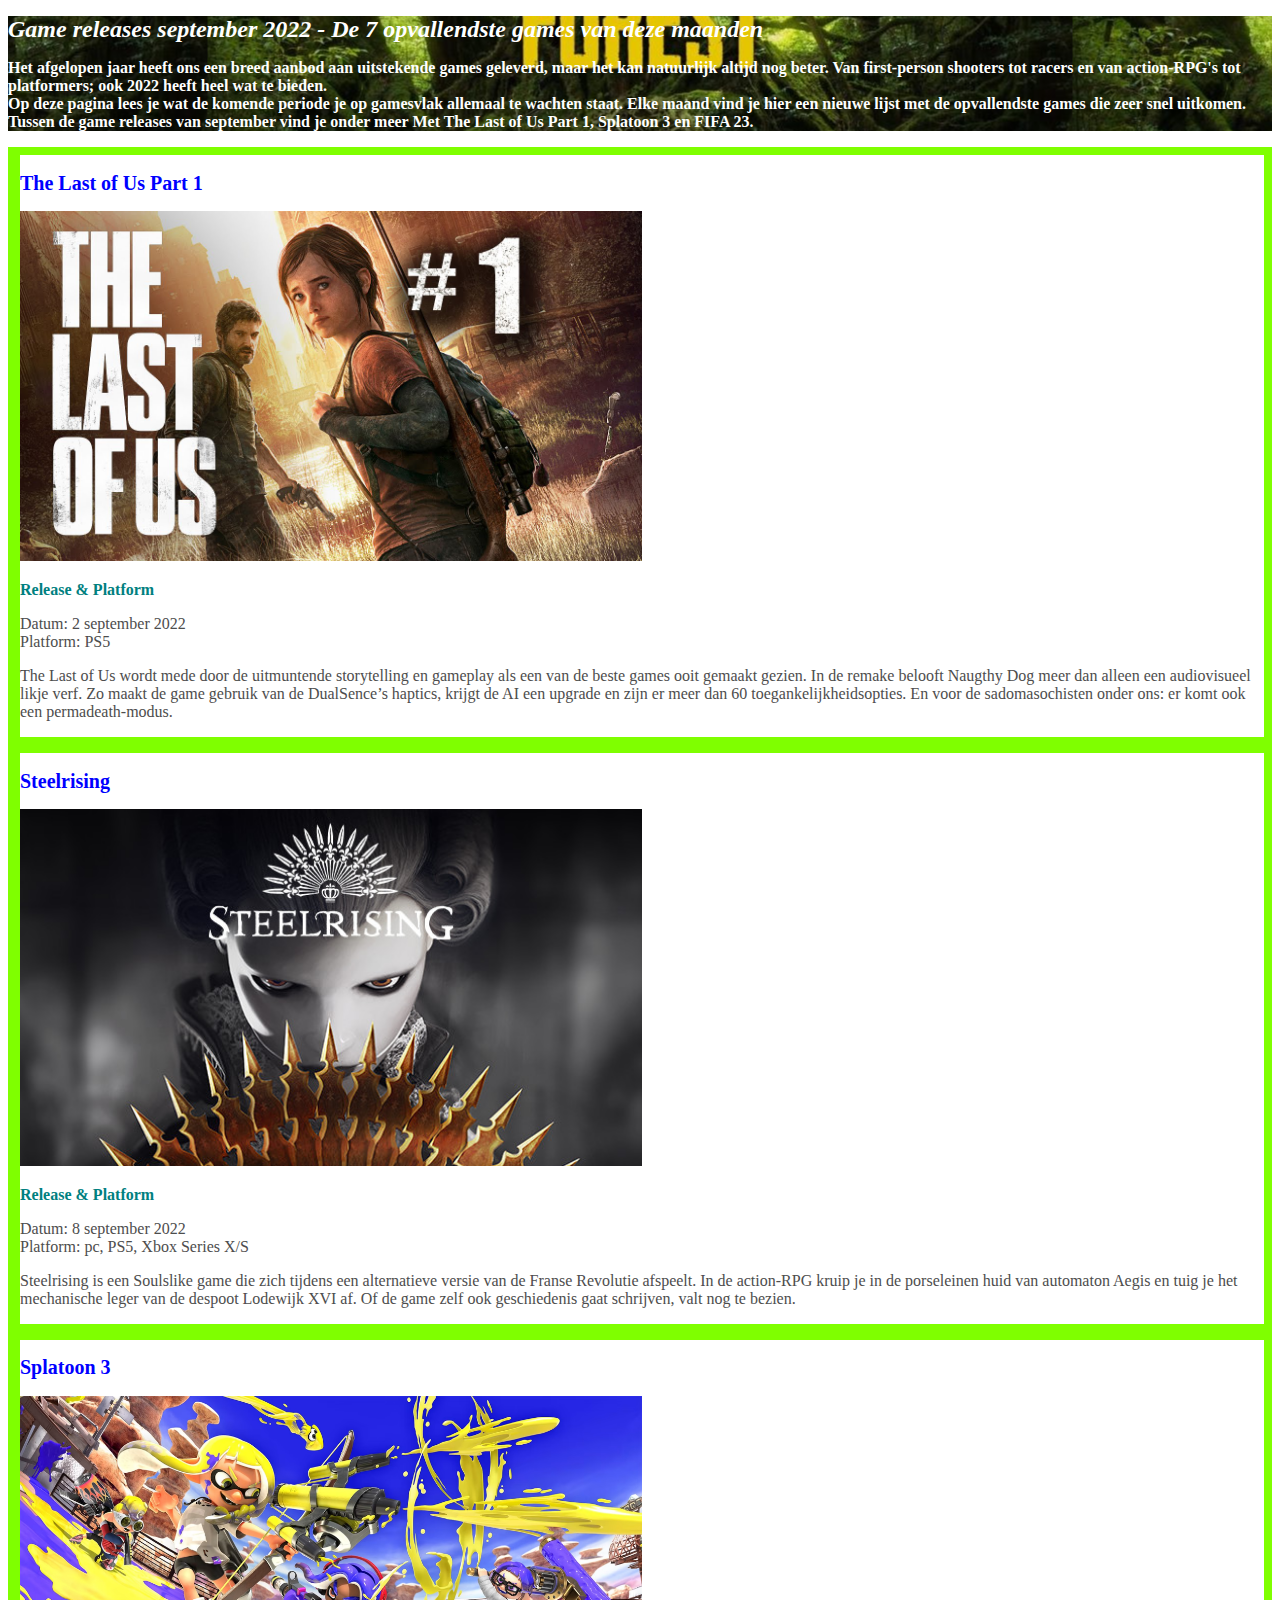
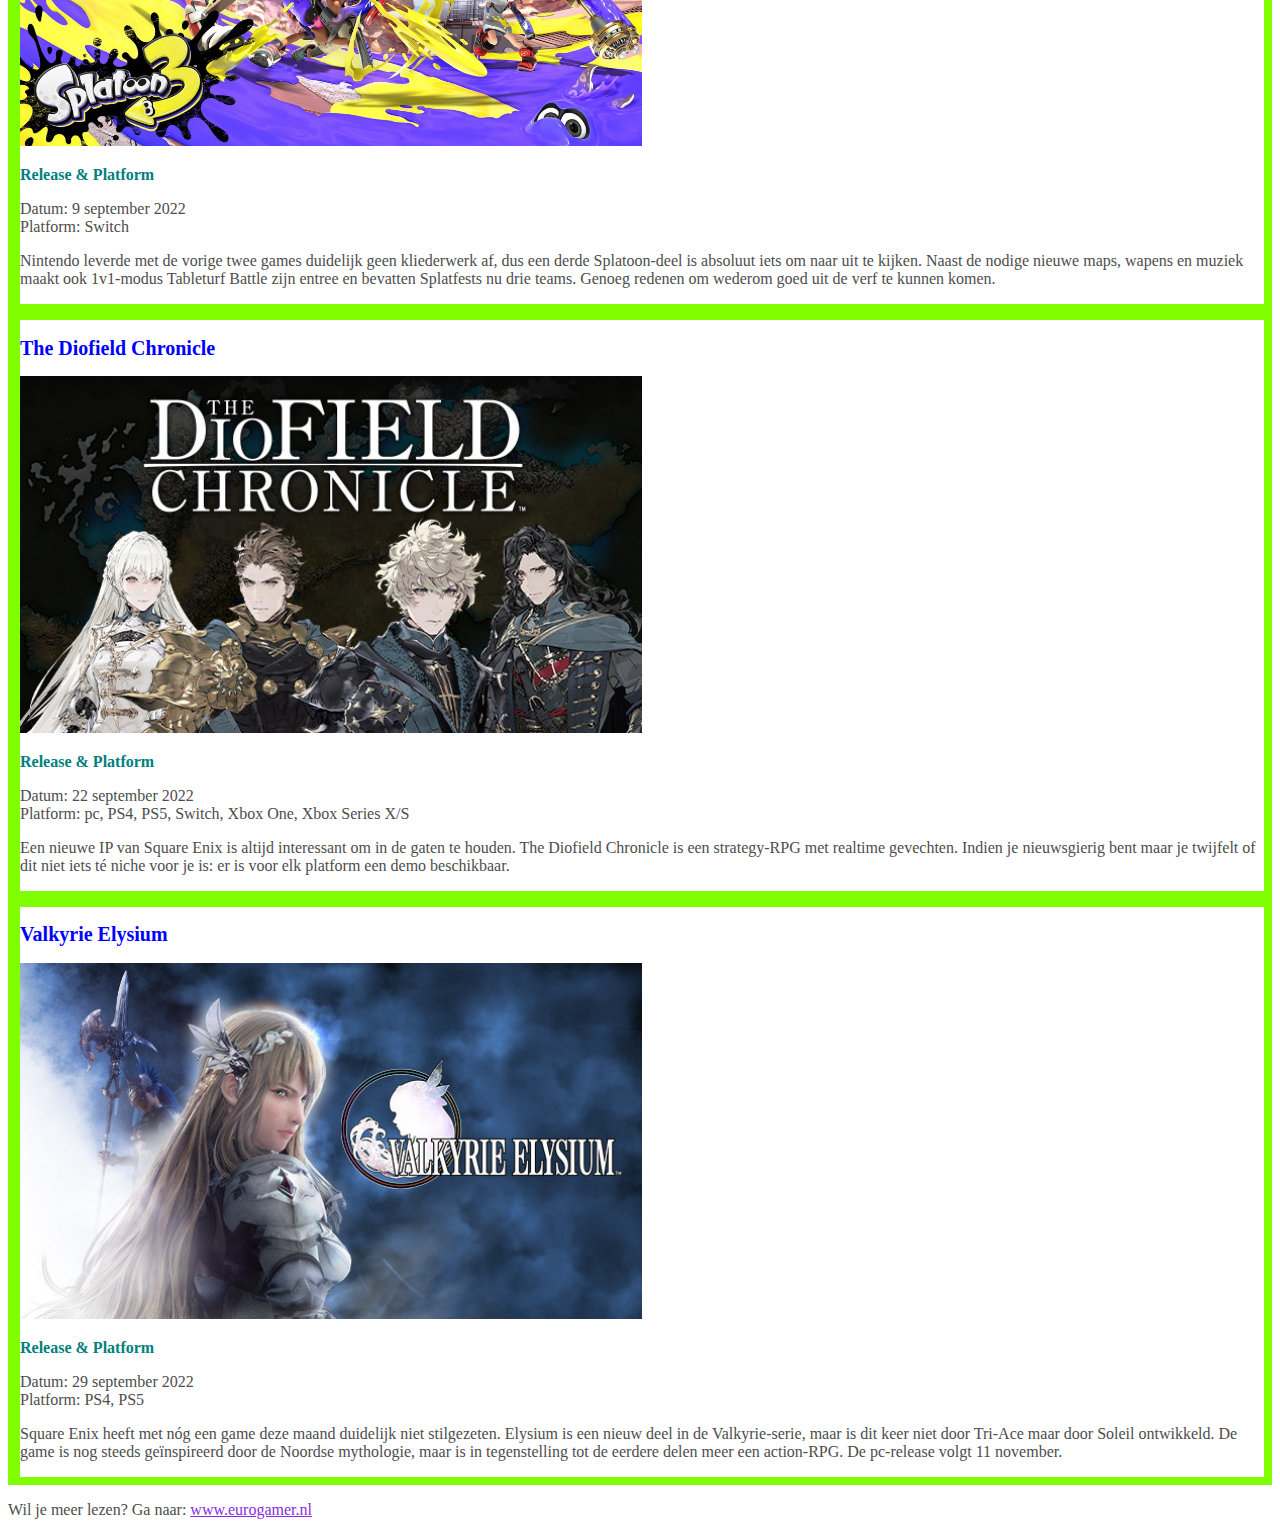
<file: first_year_tcr_exercise/opdracht_4.1/opdracht_4.1/index.html>
<!DOCTYPE html>
<html lang="en">

<head>
    <meta charset="UTF-8">
    <meta http-equiv="X-UA-Compatible" content="IE=edge">
    <meta name="viewport" content="width=device-width, initial-scale=1.0">
    <link rel="stylesheet" href="style.css">
    <title>Opdracht 4.1 - Font & Color</title>
</head>

<body>
    <main>
        <header>
            <h1>Game releases september 2022 - De 7 opvallendste games van deze maanden</h1>

            <p>Het afgelopen jaar heeft ons een breed aanbod aan uitstekende games geleverd, maar het kan natuurlijk
                altijd nog beter. Van first-person shooters tot racers en van action-RPG's tot platformers; ook 2022
                heeft heel wat te bieden.
                <br>
                Op deze pagina lees je wat de komende periode je op gamesvlak allemaal te wachten staat. Elke maand vind
                je hier
                een nieuwe lijst met de opvallendste games die zeer snel uitkomen. Tussen de game releases van september
                vind je onder meer Met The Last of Us Part 1, Splatoon 3 en FIFA 23.
            </p>
        </header>
        <section>
            <article>
                <h2>The Last of Us Part 1</h2>
                <img src="./img/lastpart.jpeg" alt="The last part of us part 1">
                <h3>Release & Platform</h3>
                <p>Datum: 2 september 2022 <br>
                    Platform: PS5</p>
                <p>
                    The Last of Us wordt mede door de uitmuntende storytelling en gameplay als een van de beste games
                    ooit
                    gemaakt gezien. In de remake belooft Naugthy Dog meer dan alleen een audiovisueel likje verf. Zo
                    maakt
                    de game
                    gebruik van de DualSence’s haptics, krijgt de AI een upgrade en zijn er meer dan 60
                    toegankelijkheidsopties. En
                    voor de sadomasochisten onder ons: er komt ook een permadeath-modus.
                </p>
            </article>
            <article>
                <h2>Steelrising</h2>
                <img src="./img/steelrising.jpeg" alt="Steelrising">
                <h3>Release & Platform</h3>
                <p>Datum: 8 september 2022 <br>
                    Platform: pc, PS5, Xbox Series X/S</p>
                <p>Steelrising is een Soulslike game die zich tijdens een alternatieve versie van de Franse Revolutie
                    afspeelt. In de action-RPG kruip je in de porseleinen huid van automaton Aegis en tuig je het
                    mechanische leger van
                    de despoot Lodewijk XVI af. Of de game zelf ook geschiedenis gaat schrijven, valt nog te bezien.</p>
            </article>
            <article>
                <h2>Splatoon 3</h2>
                <img src="./img/platoon3.avif" alt="Splatoon 3">
                <h3>Release & Platform</h3>
                <p>Datum: 9 september 2022 <br>
                    Platform: Switch</p>
                <p> Nintendo leverde met de vorige twee games duidelijk geen kliederwerk af, dus een derde Splatoon-deel
                    is
                    absoluut iets om naar uit te kijken. Naast de nodige nieuwe maps, wapens en muziek maakt ook
                    1v1-modus
                    Tableturf
                    Battle zijn entree en bevatten Splatfests nu drie teams. Genoeg redenen om wederom goed uit de verf
                    te
                    kunnen komen.
                </p>
            </article>
            <article>
                <h2>The Diofield Chronicle</h2>
                <img src="./img/diofield.jpeg" alt="The Diofield Chronicle">
                <h3>Release & Platform</h3>
                <p>Datum: 22 september 2022 <br>
                    Platform: pc, PS4, PS5, Switch, Xbox One, Xbox Series X/S</p>
                <p>Een nieuwe IP van Square Enix is altijd interessant om in de gaten te houden. The Diofield Chronicle
                    is
                    een strategy-RPG met realtime gevechten. Indien je nieuwsgierig bent maar je twijfelt of dit niet
                    iets
                    té
                    niche voor je is: er is voor elk platform een demo beschikbaar.</p>
            </article>
            <article>
                <h2>Valkyrie Elysium</h2>
                <img src="./img/valkyrie.jpeg" alt="Valkyrie Elysium">
                <h3>Release & Platform</h3>
                <p>Datum: 29 september 2022 <br>
                    Platform: PS4, PS5</p>
                <p>Square Enix heeft met nóg een game deze maand duidelijk niet stilgezeten. Elysium is een nieuw deel
                    in de
                    Valkyrie-serie, maar is dit keer niet door Tri-Ace maar door Soleil ontwikkeld. De game is nog
                    steeds
                    geïnspireerd door de Noordse mythologie, maar is in tegenstelling tot de eerdere delen meer een
                    action-RPG.
                    De pc-release volgt 11 november.</p>
            </article>

            <p>Wil je meer lezen? Ga naar:
                <a href="https://www.eurogamer.nl/game-releases-de-opvallendste-games-van-deze-maand">www.eurogamer.nl</a>
            </p>
        </section>

    </main>

</body>

</html>
</file>
<file: eindopdracht/style.css>
* {
  margin: 0;
  padding: 0;
}

html {
  font-size: 62, 5%;
  font-family: "Poppins", sans-serif;
}

body {
  overflow-x: hidden;
}

h1 {
  color: white;
  font-weight: 100;
}

.travelly {
  font-family: "Pattaya", sans-serif;
  font-size: 1rem;
  margin-left: 5rem;
}

.navitems {
  display: flex;
  width: 50vw;
  justify-content: space-evenly;
  font-weight: bold;
}

ul {
  display: flex;
  justify-content: space-between;
  background-color: #131c27;
  list-style-type: none;
  height: 10vh;
  align-items: center;
}

li a {
  text-decoration: none;
  color: white;
}

.sectiontravelbeyondlimit {
  background: linear-gradient(rgba(0, 0, 0, 0.5), transparent),
    url("./img/landing-page.jpg");
  height: 90vh;
  width: 100vw;
  background-position: center;
  background-repeat: no-repeat;
  background-size: cover;
  color: white;
  display: flex;
  flex-direction: column;
  justify-content: center;
  align-items: center;
  text-align: center;
}

.section-travel-beyond-limits h2 {
  font-size: 3.5rem;
  font-weight: bolder;
}

.section-travel-beyond-limits h3 {
  font-size: 2rem;
  font-weight: 200;
  margin-top: 5rem;
  margin-bottom: 5rem;
  width: 60vw;
}

.section-travel-beyond-limits-button {
  background-color: #4c6e97;
  color: white;
  text-decoration: none;
  padding-top: 2vh;
  padding-bottom: 2vh;
  padding-left: 4vw;
  padding-right: 4vw;
  border: none;
}

.section-travel-beyond-limits-button:hover {
  background-color: #283e58;
  transition-duration: 0.4s;
}

.section-time-to-explore {
  display: flex;
  flex-direction: column;
  justify-content: center;
  background: linear-gradient(rgba(0, 0, 0, 0.5), transparent),
    url("./img/new-york-page.png");
  height: 90vh;
  width: 100vw;
  background-position: center;
  background-repeat: no-repeat;
  background-size: cover;
  padding-left: 5vw;
  color: white;
}

.section-time-to-explore h2 {
  font-size: 3.5rem;
  font-weight: bolder;
  text-decoration: underline;
  text-underline-offset: 20px;
  margin-bottom: 4vh;
}

.section-time-to-explore h3 {
  font-size: 1.8rem;
  font-weight: 200;
}

.section-perfect-travel-experience {
  background-color: #131c27;
  color: white;
  width: 100vw;
  height: 35vh;
  display: flex;
  flex-direction: column;
  align-items: center;
  text-align: center;
  justify-content: center;
}

.section-perfect-travel-experience h2 {
  font-size: 3.5rem;
}

.section-perfect-travel-experience h3 {
  font-size: 1.8rem;
  font-weight: 200;
}

.section-cards {
  display: flex;
  justify-content: space-evenly;
  align-items: center;
  margin-left: 2rem;
  margin-right: 2rem;
  margin-top: 3rem;
  margin-bottom: 3rem;
}

.section-cards img {
  height: 10px;
}

.section-card-single {
  display: flex;
  flex-direction: column;
  text-align: center;
  min-height: 55vh;
  width: 22vw;
  box-shadow: 0 0 10px black;
}

.section-card-icon {
  display: flex;
  justify-content: center;
  align-items: center;
  background-color: #131c27;
  height: 10vh;
}

.section-card-icon img {
  height: 50%;
}

.section-card-content {
  display: flex;
  flex-direction: column;
  justify-content: space-between;
  margin: 2rem;
  min-height: 45vh;
}

.section-card-content h3 {
  font-size: 1.8rem;
}

.section-card-content h4 {
  font-size: 1.3rem;
  font-weight: 200;
}

footer {
  display: flex;
  height: 10vh;
  background-color: #131c27;
  padding-left: 5rem;
  padding-right: 5rem;
  align-items: center;
  font-family: "Poppins", sans-serif;
  color: white;
  font-weight: bold;
  font-size: 1.5rem;
}

.footer-travelly-tag {
  width: 45vw;
}

.footer-social {
  display: flex;
  justify-content: space-between;
  width: 45vw;
}

@media screen and (max-width: 576px) {
  ul {
    flex-direction: column;
    height: 12vh;
    padding: 1rem;
  }

  .nav-travelly {
    margin-left: 0;
  }

  .nav-3-items {
    width: 100vw;
  }

  .section-travel-beyond-limits {
    height: 130vh;
  }

  .section-travel-beyond-limits h2 {
    font-size: 2rem;
    margin-left: 0;
    margin-right: 0;
  }

  .section-travel-beyond-limits h3 {
    font-size: 1rem;
    margin-top: 1.5rem;
    margin-bottom: 1.5rem;
  }

  .section-time-to-explore {
    width: 95vw;
    height: 130vh;
  }

  .section-time-to-explore h2 {
    font-size: 2rem;
  }

  .section-time-to-explore h3 {
    font-size: 1.3rem;
    margin-right: 0.2rem;
  }

  .section-perfect-travel-experience h2 {
    font-size: 2rem;
    margin-top: 1rem;
  }

  .section-perfect-travel-experience h3 {
    font-size: 1.2rem;
    margin: 1rem;
  }

  .section-cards {
    flex-direction: column;
    margin-left: 1rem;
    margin-right: 1rem;
  }

  .section-card-single {
    width: 70vw;
    margin: 1rem;
  }

  .section-card-content h3 {
    font-size: 1.5rem;
  }

  .section-card-content h4 {
    font-size: 1.2rem;
  }

  .section-card-content {
    justify-content: space-evenly;
  }

  footer {
    flex-direction: column;
    height: 14vh;
  }

  .footer-travelly-tag {
    width: 100vw;
    text-align: center;
    margin-top: 1rem;
  }

  .footer-social {
    width: 100vw;
    justify-content: space-around;
    margin-bottom: 1rem;
  }
}
</file>
<file: first_year_tcr_exercise/style.css>
* {
  margin: 0;
  padding: 0;
  box-sizing: border-box;
}
html {
  font-size: 62.5%;
}
body {
  font-family: "Goldman", cursive;
}

nav {
  display: flex;
  width: 100%;
  padding: 2rem;
  min-height: 10vh;
  align-items: center;
  flex-wrap: wrap;
  margin: auto;
  background: #00a8c7;
  justify-content: space-between;
}
nav ul {
  display: flex;
  align-items: center;
  list-style-type: none;
}
nav li {
  font-size: 2.5rem;
  padding: 0 4rem 0 4rem;
}
nav a {
  color: white;
  text-decoration: none;
}
nav img {
  width: 5vw;
}
</file>
<file: opdracht_2.1/style.css>
h1{
    color: red;
}
p{
    color: blue;
}
</file>
<file: opdracht_7.1/style.css>
*{
margin: 0;
}
input {
    display: none;
}
.rood {
 background-color: red;
 height: 10vh;
 color: white;
 display:flex;
 padding-left: 5px;
 align-items: center;
}
.geel {
    background-color: yellow;

}
.oranje {
    background-color: orange;
    

}
.groen {
    background-color: green;
}
section {
    height: 30vh;
}

.text{
    padding: 40px;
}
h1{
    padding: 40px;
}
@media screen and (max-width: 768px){ 
    
.rood {
    background-color: rgb(0, 229, 255);
    height: 10vh;
    color: white;
    display:flex;
    padding-left: 5px;
    align-items: center;
    justify-content: center;
   }
   .geel {
       background-color: aqua;
   
   
   }
   .oranje {
       background-color: magenta;
       
   
   }
   .groen {
       background-color: darkblue;
   }
   section {
       height: 30vh;
   }
   
   .text{
       padding: 40px;
   }
   h1{
       padding: 40px;
   }
}
@media screen and (max-width: 576px){ 
    input{
        display: block;

    }
    .rood {
        background-color: rgb(255, 0, 98);
        height: 10vh;
        color: white;
        display:flex;
        padding-left: 5px;
        justify-content: space-between;

       }
       .geel {
           background-color: rgb(255, 81, 0);
       display: flex;
       
       }
       .oranje {
           background-color: rgb(0, 94, 255);
           display: flex;
       
       }
       .groen {
           background-color: rgb(0, 12, 139);
           display: flex;
       } 
       section {
           height: 30vh;
           justify-content: center;
       }
       
       .text{
           padding: 40px;
           justify-content: center;
       }
       h1{
           padding: 40px;
       }

       .text h2 {
        text-align: center ;
       }
    }
</file>
<file: first_year_tcr_exercise/opdracht_3.1/style.css>
* {
  margin: 0;
  padding: 0;
  box-sizing: border-box;
}
html {
  font-size: 62.5%;
}
body {
  font-family: "Goldman", cursive;
}

nav {
  display: flex;
  width: 100%;
  padding: 2rem;
  min-height: 10vh;
  align-items: center;
  flex-wrap: wrap;
  margin: auto;
  background: #00a8c7;
  justify-content: space-between;
  position: fixed;
  top: 0;
}
nav ul {
  display: flex;
  align-items: center;
  list-style-type: none;
}
nav li {
  font-size: 2.5rem;
  padding: 0 4rem 0 4rem;
}
nav a {
  color: white;
  text-decoration: none;
}
nav img {
  width: 5vw;
}
.paragraaf {
  width: 40vw;
  font-size: large;
}
section {
  height: 100vh;
  width: 100vw;
}

.bart-heeft-geen-muziek-smaak {
  float: right;
}
header {
  background-color: black;
  color: white;
  background-image: url(./hacker\ room\ .jpg);
  background-position: center;
  background-repeat: no-repeat;
  background-size: cover;
  width: 100vw;
  height: 100vh;
}
body {
  background-color: black;
}

footer {
  background-color: #00a8c7;
  height: 20vh;
  position: absolute;
  width: 100vw;
  text-align: center;
  font-size: large;
 padding-top: 5vh;
}
h1 {
  text-align: center;
}
h2 {
  text-align: center;
}
p {
  color: white;
}
.bart-heeft-wel-muziek-smaak  {
  float: left;
}
.mysql-afbeelding {
  float:right;
}
.html-afbeelding {
  float: left;
}
.text-html{
  float: right;
}
.text-javascript{
  float: left;
}
.text-php{
  float: right;
}
.text-mysql {
  float: left;
}
h2 {
  color: white;
  font-size: 5rem;
}
h1 {
  font-size: 6rem;
}
ul {
  list-style-type: none;
  background-color: #00a8c7;
  overflow: hidden;
}
li {
  float: left;
}
li a {
  color: white;
  text-decoration: none;
  text-align: center;
  padding: 0.8rem 1rem;
  display: inline-block;
}
.dropdown-content {
position: absolute;
background-color: #f9f9f9;
min-width: 20vw;
box-shadow: 0rem 0.5rem 1rem 0rem rgba(0, 0, 0, 2);
z-index: 1;
display: none;
}
.dropdown-content a {
  color:  #00a8c7;
  padding: 0.8rem 1rem;
  display: block;
  text-align: left;
}
.dropdown-content a:hover {
  background-color: #e9e9e9;
}
.dropdown:hover .dropdown-content {
  display: flex;
  flex-direction: column;
  background-color: #ffffff;
}
</file>
<file: first_year_tcr_exercise/opdracht_3.1/opdracht_6.2/style.css>
.flex-container {
    display: flex;
    width: 1200px;
    justify-content: space-evenly;
    flex-direction: row-reverse;
}
.item1 {
  width: 200px;
  height: 200px;
  background-color: blue;

}
.item2 {
  width: 200px;
  height: 200px;
  background-color: black;
;
}
.item3 {
  width: 200px;
  height: 200px;
  background-color: red;


}
.item4 {
  width: 200px;
  height: 200px;
  background-color: green;
}
</file>
<file: first_year_tcr_exercise/opdracht_4.1/opdracht_4.1/style.css>
h1 {
    font-size: 24px;
    color: blue;
    font-weight: bold;
    font-style: italic;
}
h2 {
    font-size: 20px;
    color: #0000ff;
    font-weight: bold;
}
h3 {
    font-size: 16px;
    color: teal;
    font-weight: bold;
}
p {
    color: #4D4D4D;

}
  header {
    font-weight: bold;
    width: 100% ;
    height: 33%;
    background-image:url(./the\ forest.jpg);
    background-position: center;
  }
  a {
    color: #8A2BE2;
  }

  img {
    width: 50%;
  }

  header h1 {
    color: white;
  }
  header p{
    color: white;
  }
  article {
    border: 8px solid chartreuse;
    border-left-width: 12px;
  }
</file>
